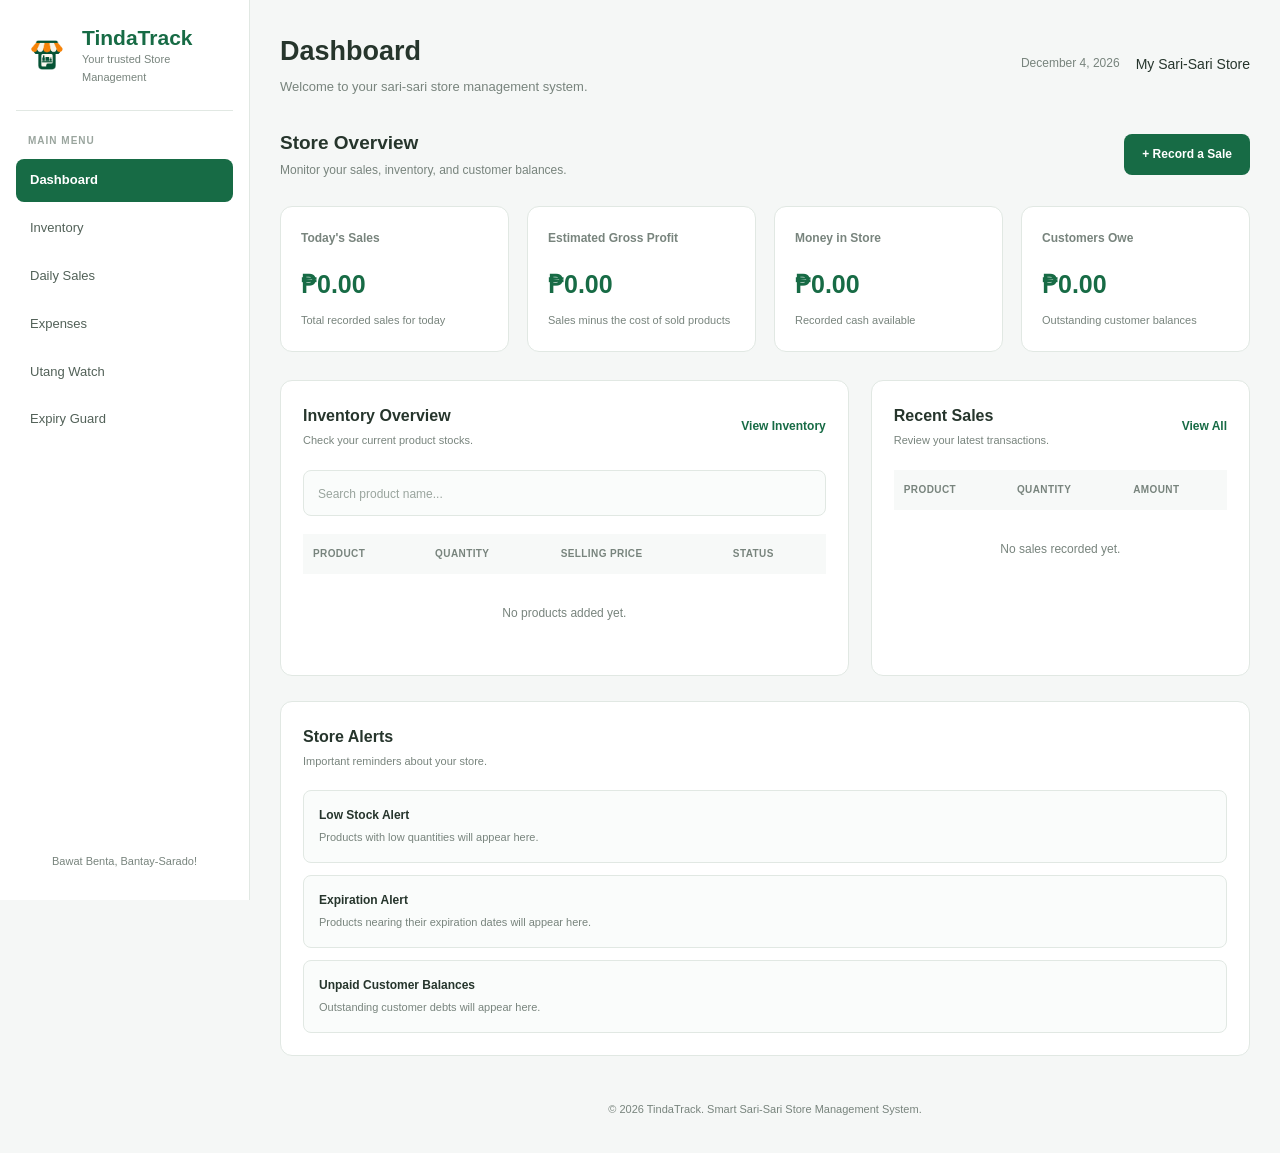
<file: index.html>
<!DOCTYPE html>
<html lang="en">

<head>
    <meta charset="UTF-8">
    <meta name="viewport" content="width=device-width, initial-scale=1.0">

    <title>TindaTrack | Store Management System</title>

    <!-- Connect the CSS stylesheet -->
    <link rel="stylesheet" href="styles.css">
</head>

<body>

    <!-- =========================================
         MAIN APPLICATION CONTAINER
    ========================================== -->
    <div class="app-container">


        <!-- =====================================
             LEFT SIDEBAR
        ====================================== -->
        <aside class="sidebar">

            <!-- LOGO AND BRAND NAME -->
            <div class="logo-container">

                <div class="logo-placeholder">

          <img
          src="TT logo.png"
          alt="TindaTrack Logo"
          class="store-logo"
          width="46"
          height="46"
          >

                    <!-- END OF LOGO INSERTION AREA -->

                </div>

                <!-- Application Name -->
                <div class="brand">
                    <h2>TindaTrack</h2>
                    <p>Your trusted Store Management</p>
                </div>

            </div>


            <!-- =====================================
                 SIDEBAR NAVIGATION
            ====================================== -->
            <nav class="navigation">

                <p class="nav-heading">MAIN MENU</p>

                <a href="index.html" class="nav-link active">
                    Dashboard
                </a>

                <a href="inventory.html" class="nav-link">
                    Inventory
                </a>

                <a href="sales.html" class="nav-link">
                    Daily Sales
                </a>

                <a href="expenses.html" class="nav-link">
                    Expenses
                </a>

                <a href="utang.html" class="nav-link">
                    Utang Watch
                </a>

                <a href="expiry.html" class="nav-link">
                    Expiry Guard
                </a>
            </nav>


            <!-- SIDEBAR FOOTER -->
            <div class="sidebar-footer">
                <p>Bawat Benta, Bantay-Sarado!</p>
            </div>

        </aside>


        <!-- =====================================
             MAIN DASHBOARD CONTENT
        ====================================== -->
        <main class="main-content">


            <!-- TOP HEADER -->
            <header class="top-header">

                <div class="header-title">
                    <h1>Dashboard</h1>

                    <p>
                        Welcome to your sari-sari store management system.
                    </p>
                </div>

                <div class="header-actions">

                    <!-- Current Date -->
                    <span id="current-date"></span>

<!-- Store Name Display -->
<div class="store-owner">
    <span class="owner-label">My Sari-Sari Store</span>
</div>
                </div>

            </header>


            <!-- =====================================
                 WELCOME SECTION
            ====================================== -->
            <section class="welcome-section">

                <div>
                    <h2>Store Overview</h2>

                    <p>
                        Monitor your sales, inventory, and customer balances.
                    </p>
                </div>

                <!-- Go to Daily Sales -->
                <a href="sales.html" class="primary-button">
                    + Record a Sale
                </a>

            </section>


            <!-- =====================================
                 DASHBOARD SUMMARY CARDS
            ====================================== -->
            <section class="summary-grid">


                <!-- TODAY'S SALES -->
                <article class="summary-card">

                    <div class="card-heading">
                        <h3>Today's Sales</h3>
                    </div>

                    <p class="summary-value" id="today-sales">
                        ₱0.00
                    </p>

                    <p class="card-description">
                        Total recorded sales for today
                    </p>

                </article>


                <!-- ESTIMATED GROSS PROFIT -->
                <article class="summary-card">

                    <div class="card-heading">
                        <h3>Estimated Gross Profit</h3>
                    </div>

                    <p class="summary-value" id="gross-profit">
                        ₱0.00
                    </p>

                    <p class="card-description">
                        Sales minus the cost of sold products
                    </p>

                </article>


                <!-- MONEY IN STORE -->
                <article class="summary-card">

                    <div class="card-heading">
                        <h3>Money in Store</h3>
                    </div>

                    <p class="summary-value" id="money-in-store">
                        ₱0.00
                    </p>

                    <p class="card-description">
                        Recorded cash available
                    </p>

                </article>


                <!-- CUSTOMERS OWE -->
                <article class="summary-card">

                    <div class="card-heading">
                        <h3>Customers Owe</h3>
                    </div>

                    <p class="summary-value" id="customers-owe">
                        ₱0.00
                    </p>

                    <p class="card-description">
                        Outstanding customer balances
                    </p>

                </article>

            </section>


            <!-- =====================================
                 INVENTORY AND RECENT SALES
            ====================================== -->
            <section class="dashboard-grid">


                <!-- INVENTORY OVERVIEW -->
                <div class="content-card">

                    <div class="section-header">

                        <div>
                            <h2>Inventory Overview</h2>

                            <p>
                                Check your current product stocks.
                            </p>
                        </div>

                        <a href="inventory.html" class="text-link">
                            View Inventory
                        </a>

                    </div>


                    <!-- INVENTORY SEARCH -->
                    <div class="search-container">

                        <input
                            type="search"
                            id="inventory-search"
                            placeholder="Search product name..."
                            aria-label="Search inventory products"
                        >

                    </div>


                    <!-- INVENTORY TABLE -->
                    <div class="table-container">

                        <table>

                            <thead>
                                <tr>
                                    <th>Product</th>
                                    <th>Quantity</th>
                                    <th>Selling Price</th>
                                    <th>Status</th>
                                </tr>
                            </thead>

                            <tbody id="inventory-table-body">

                                <tr>
                                    <td colspan="4">
                                        No products added yet.
                                    </td>
                                </tr>

                            </tbody>

                        </table>

                    </div>

                </div>


                <!-- RECENT SALES -->
                <div class="content-card">

                    <div class="section-header">

                        <div>
                            <h2>Recent Sales</h2>

                            <p>
                                Review your latest transactions.
                            </p>
                        </div>

                        <a href="sales.html" class="text-link">
                            View All
                        </a>

                    </div>


                    <!-- RECENT SALES TABLE -->
                    <div class="table-container">

                        <table>

                            <thead>
                                <tr>
                                    <th>Product</th>
                                    <th>Quantity</th>
                                    <th>Amount</th>
                                </tr>
                            </thead>

                            <tbody id="recent-sales-body">

                                <tr>
                                    <td colspan="3">
                                        No sales recorded yet.
                                    </td>
                                </tr>

                            </tbody>

                        </table>

                    </div>

                </div>

            </section>


            <!-- =====================================
                 STORE ALERTS
            ====================================== -->
            <section class="content-card alerts-section">

                <div class="section-header">

                    <div>
                        <h2>Store Alerts</h2>

                        <p>
                            Important reminders about your store.
                        </p>
                    </div>

                </div>


                <!-- ALERT LIST -->
                <div class="alert-list" id="store-alerts">


                    <!-- LOW STOCK ALERT -->
                    <div class="alert-item">

                        <div>
                            <h4>Low Stock Alert</h4>

                            <p>
                                Products with low quantities will appear here.
                            </p>
                        </div>

                    </div>


                    <!-- EXPIRATION ALERT -->
                    <div class="alert-item">

                        <div>
                            <h4>Expiration Alert</h4>

                            <p>
                                Products nearing their expiration dates
                                will appear here.
                            </p>
                        </div>

                    </div>


                    <!-- CUSTOMER DEBT ALERT -->
                    <div class="alert-item">

                        <div>
                            <h4>Unpaid Customer Balances</h4>

                            <p>
                                Outstanding customer debts will appear here.
                            </p>
                        </div>

                    </div>

                </div>

            </section>


            <!-- =====================================
                 FOOTER
            ====================================== -->
            <footer class="main-footer">

                <p>
                    &copy;
                    <span id="current-year"></span>
                    TindaTrack. Smart Sari-Sari Store Management System.
                </p>

            </footer>


        </main>
        <!-- END OF MAIN DASHBOARD CONTENT -->


    </div>
    <!-- END OF MAIN APPLICATION CONTAINER -->


    <!-- Connect the JavaScript file -->
    <script src="script.js"></script>

</body>

</html>
</file>
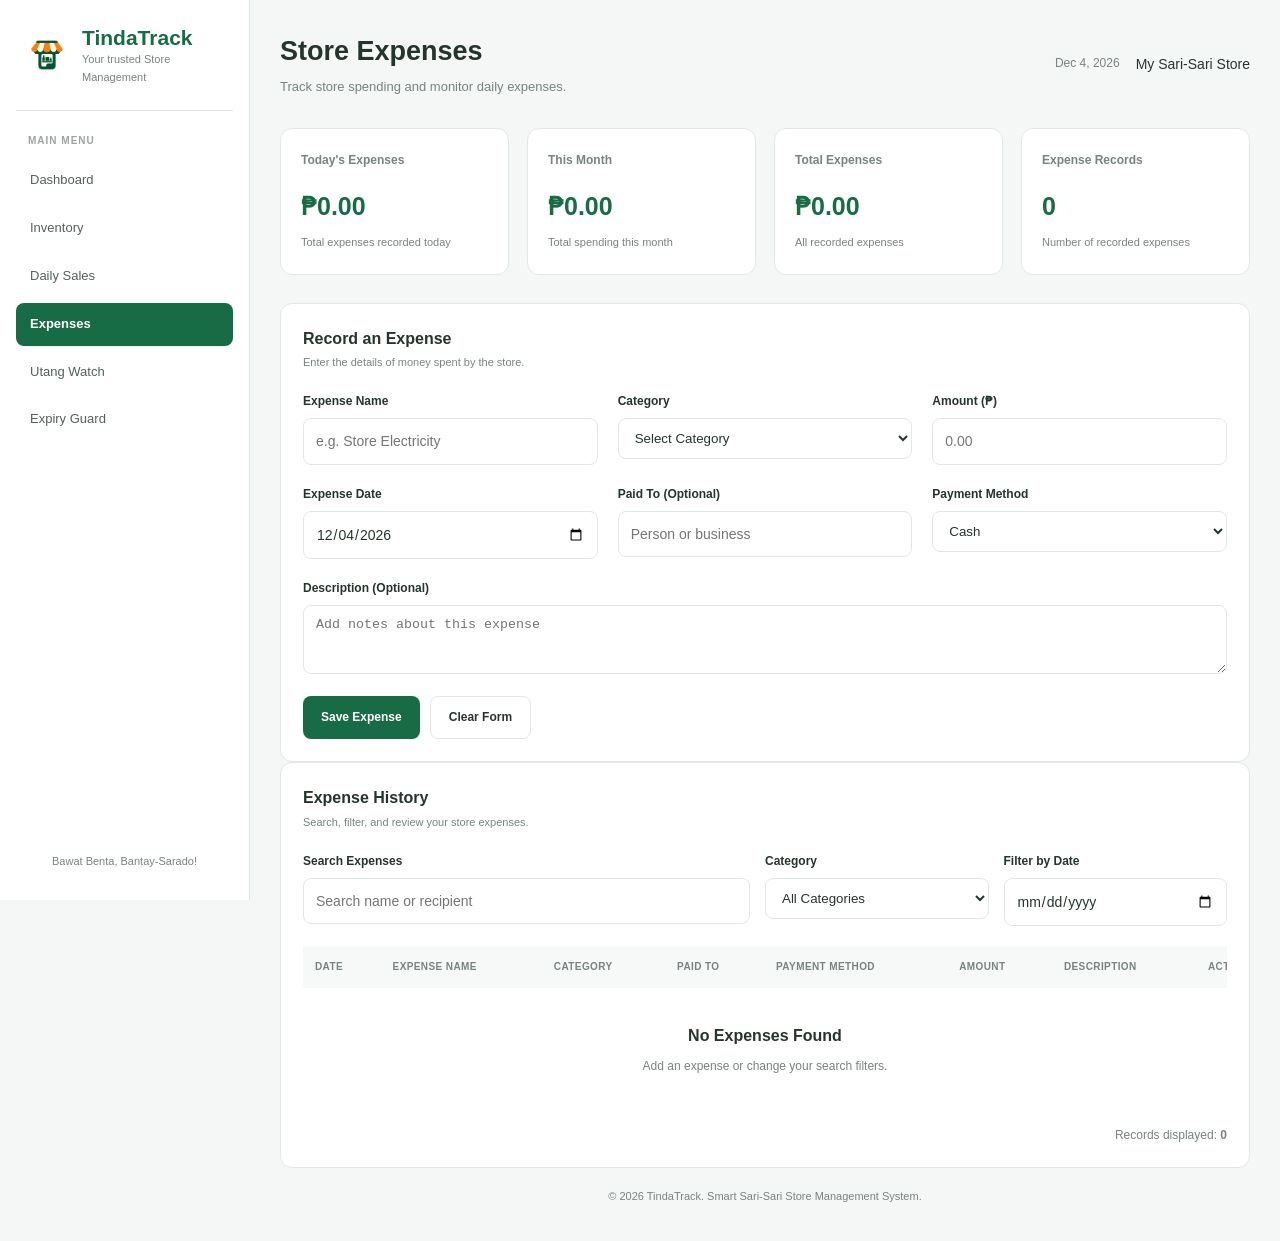
<file: expenses.html>
<!DOCTYPE html>
<html lang="en">

<head>
    <meta charset="UTF-8">
    <meta name="viewport" content="width=device-width, initial-scale=1.0">

    <title>Expenses | TindaTrack</title>

    <!-- Connect to your existing CSS file -->
    <link rel="stylesheet" href="styles.css">
</head>

<body>

    <div class="app-container">

        <!-- SIDEBAR -->
        <aside class="sidebar">

            <!-- LOGO SECTION -->
            <div class="logo-container">

                <div class="logo-placeholder">

                    <!-- INSERT YOUR LOGO HERE -->
                    <!-- Place your logo inside the images folder -->
                    <!-- Example: images/logo.png -->

                    <img
                        src="TT logo.png"
                        alt="TindaTrack Logo"
                        class="store-logo"
                        width="46"
                        height="46"
                    >

                </div>

                <div class="brand">
                    <h2>TindaTrack</h2>
                    <p>Your trusted Store Management</p>
                </div>

            </div>

            <!-- NAVIGATION -->
            <nav class="navigation">

                <p class="nav-heading">MAIN MENU</p>

                <a href="index.html" class="nav-link">
                    Dashboard
                </a>

                <a href="inventory.html" class="nav-link">
                    Inventory
                </a>

                <a href="sales.html" class="nav-link">
                    Daily Sales
                </a>

                <a href="expenses.html" class="nav-link active">
                    Expenses
                </a>

                <a href="utang.html" class="nav-link">
                    Utang Watch
                </a>

                <a href="expiry.html" class="nav-link">
                    Expiry Guard
                </a>
            </nav>

            <div class="sidebar-footer">
                <p>Bawat Benta, Bantay-Sarado!</p>
            </div>

        </aside>


        <!-- MAIN CONTENT -->
        <main class="main-content">

            <!-- PAGE HEADER -->
            <header class="top-header">

                <div class="header-title">
                    <h1>Store Expenses</h1>

                    <p>
                        Track store spending and monitor daily expenses.
                    </p>
                </div>

                <div class="header-actions">

                    <span id="current-date"></span>

<!-- Store Name Display -->
<div class="store-owner">
    <span class="owner-label">My Sari-Sari Store</span>
</div>

                </div>

            </header>


            <!-- EXPENSE SUMMARY -->
            <section class="summary-grid">

                <article class="summary-card">
                    <div class="card-heading">
                        <h3>Today's Expenses</h3>
                    </div>

                    <p class="summary-value" id="today-expenses">
                        ₱0.00
                    </p>

                    <p class="card-description">
                        Total expenses recorded today
                    </p>
                </article>


                <article class="summary-card">
                    <div class="card-heading">
                        <h3>This Month</h3>
                    </div>

                    <p class="summary-value" id="month-expenses">
                        ₱0.00
                    </p>

                    <p class="card-description">
                        Total spending this month
                    </p>
                </article>


                <article class="summary-card">
                    <div class="card-heading">
                        <h3>Total Expenses</h3>
                    </div>

                    <p class="summary-value" id="all-expenses">
                        ₱0.00
                    </p>

                    <p class="card-description">
                        All recorded expenses
                    </p>
                </article>


                <article class="summary-card">
                    <div class="card-heading">
                        <h3>Expense Records</h3>
                    </div>

                    <p class="summary-value" id="expense-count">
                        0
                    </p>

                    <p class="card-description">
                        Number of recorded expenses
                    </p>
                </article>

            </section>


            <!-- ADD EXPENSE FORM -->
            <section class="content-card">

                <div class="section-header">

                    <div>
                        <h2>Record an Expense</h2>

                        <p>
                            Enter the details of money spent by the store.
                        </p>
                    </div>

                </div>


                <form id="expense-form">

                    <div class="sales-form-grid">

                        <!-- EXPENSE NAME -->
                        <div class="form-group">

                            <label for="expense-name">
                                Expense Name
                            </label>

                            <input
                                type="text"
                                id="expense-name"
                                placeholder="e.g. Store Electricity"
                                maxlength="100"
                                required>

                        </div>


                        <!-- CATEGORY -->
                        <div class="form-group">

                            <label for="expense-category">
                                Category
                            </label>

                            <select id="expense-category" required>

                                <option value="">
                                    Select Category
                                </option>

                                <option value="Inventory Restocking">
                                    Inventory Restocking
                                </option>

                                <option value="Utilities">
                                    Utilities
                                </option>

                                <option value="Transportation">
                                    Transportation
                                </option>

                                <option value="Rent">
                                    Rent
                                </option>

                                <option value="Store Supplies">
                                    Store Supplies
                                </option>

                                <option value="Maintenance">
                                    Maintenance
                                </option>

                                <option value="Employee Wages">
                                    Employee Wages
                                </option>

                                <option value="Other">
                                    Other
                                </option>

                            </select>

                        </div>


                        <!-- AMOUNT -->
                        <div class="form-group">

                            <label for="expense-amount">
                                Amount (₱)
                            </label>

                            <input
                                type="number"
                                id="expense-amount"
                                min="0.01"
                                step="0.01"
                                placeholder="0.00"
                                required>

                        </div>


                        <!-- DATE -->
                        <div class="form-group">

                            <label for="expense-date">
                                Expense Date
                            </label>

                            <input
                                type="date"
                                id="expense-date"
                                required>

                        </div>


                        <!-- PAID TO -->
                        <div class="form-group">

                            <label for="expense-paid-to">
                                Paid To (Optional)
                            </label>

                            <input
                                type="text"
                                id="expense-paid-to"
                                maxlength="100"
                                placeholder="Person or business">

                        </div>


                        <!-- PAYMENT METHOD -->
                        <div class="form-group">

                            <label for="expense-payment-method">
                                Payment Method
                            </label>

                            <select
                                id="expense-payment-method"
                                required>

                                <option value="Cash">
                                    Cash
                                </option>

                                <option value="Other">
                                    Other / Manually Recorded
                                </option>

                            </select>

                        </div>

                    </div>


                    <!-- DESCRIPTION -->
                    <div class="form-group sales-notes">

                        <label for="expense-description">
                            Description (Optional)
                        </label>

                        <textarea
                            id="expense-description"
                            rows="3"
                            maxlength="500"
                            placeholder="Add notes about this expense"></textarea>

                    </div>


                    <!-- BUTTONS -->
                    <div class="form-actions">

                        <button
                            type="submit"
                            class="primary-button">

                            Save Expense

                        </button>

                        <button
                            type="reset"
                            class="secondary-button"
                            id="clear-expense-form">

                            Clear Form

                        </button>

                    </div>

                </form>

            </section>


            <!-- EXPENSE HISTORY -->
            <section class="content-card">

                <div class="section-header">

                    <div>
                        <h2>Expense History</h2>

                        <p>
                            Search, filter, and review your store expenses.
                        </p>
                    </div>

                </div>


                <!-- SEARCH AND FILTER -->
                <div class="sales-toolbar">

                    <div class="form-group">

                        <label for="search-expense">
                            Search Expenses
                        </label>

                        <input
                            type="search"
                            id="search-expense"
                            placeholder="Search name or recipient">

                    </div>


                    <div class="form-group">

                        <label for="filter-expense-category">
                            Category
                        </label>

                        <select id="filter-expense-category">

                            <option value="all">
                                All Categories
                            </option>

                            <option value="Inventory Restocking">
                                Inventory Restocking
                            </option>

                            <option value="Utilities">
                                Utilities
                            </option>

                            <option value="Transportation">
                                Transportation
                            </option>

                            <option value="Rent">
                                Rent
                            </option>

                            <option value="Store Supplies">
                                Store Supplies
                            </option>

                            <option value="Maintenance">
                                Maintenance
                            </option>

                            <option value="Employee Wages">
                                Employee Wages
                            </option>

                            <option value="Other">
                                Other
                            </option>

                        </select>

                    </div>


                    <div class="form-group">

                        <label for="filter-expense-date">
                            Filter by Date
                        </label>

                        <input
                            type="date"
                            id="filter-expense-date">

                    </div>

                </div>


                <!-- TABLE -->
                <div class="table-container">

                    <table class="sales-table">

                        <thead>

                            <tr>
                                <th>Date</th>
                                <th>Expense Name</th>
                                <th>Category</th>
                                <th>Paid To</th>
                                <th>Payment Method</th>
                                <th>Amount</th>
                                <th>Description</th>
                                <th>Actions</th>
                            </tr>

                        </thead>

                        <tbody id="expenses-table-body">
                            <!-- JavaScript inserts expense records here -->
                        </tbody>

                    </table>

                </div>


                <!-- EMPTY STATE -->
                <div
                    id="empty-expenses"
                    class="empty-state"
                    hidden>

                    <h3>No Expenses Found</h3>

                    <p>
                        Add an expense or change your search filters.
                    </p>

                </div>


                <div class="inventory-table-footer">

                    <p>
                        Records displayed:
                        <strong id="displayed-expenses">0</strong>
                    </p>

                </div>

            </section>


            <!-- FOOTER -->
            <footer class="main-footer">

                <p>
                    &copy;
                    <span id="current-year"></span>
                    TindaTrack. Smart Sari-Sari Store Management System.
                </p>

            </footer>

        </main>

    </div>


    <!-- EXPENSES JAVASCRIPT -->
    <script src="expenses.js"></script>

</body>

</html>
</file>
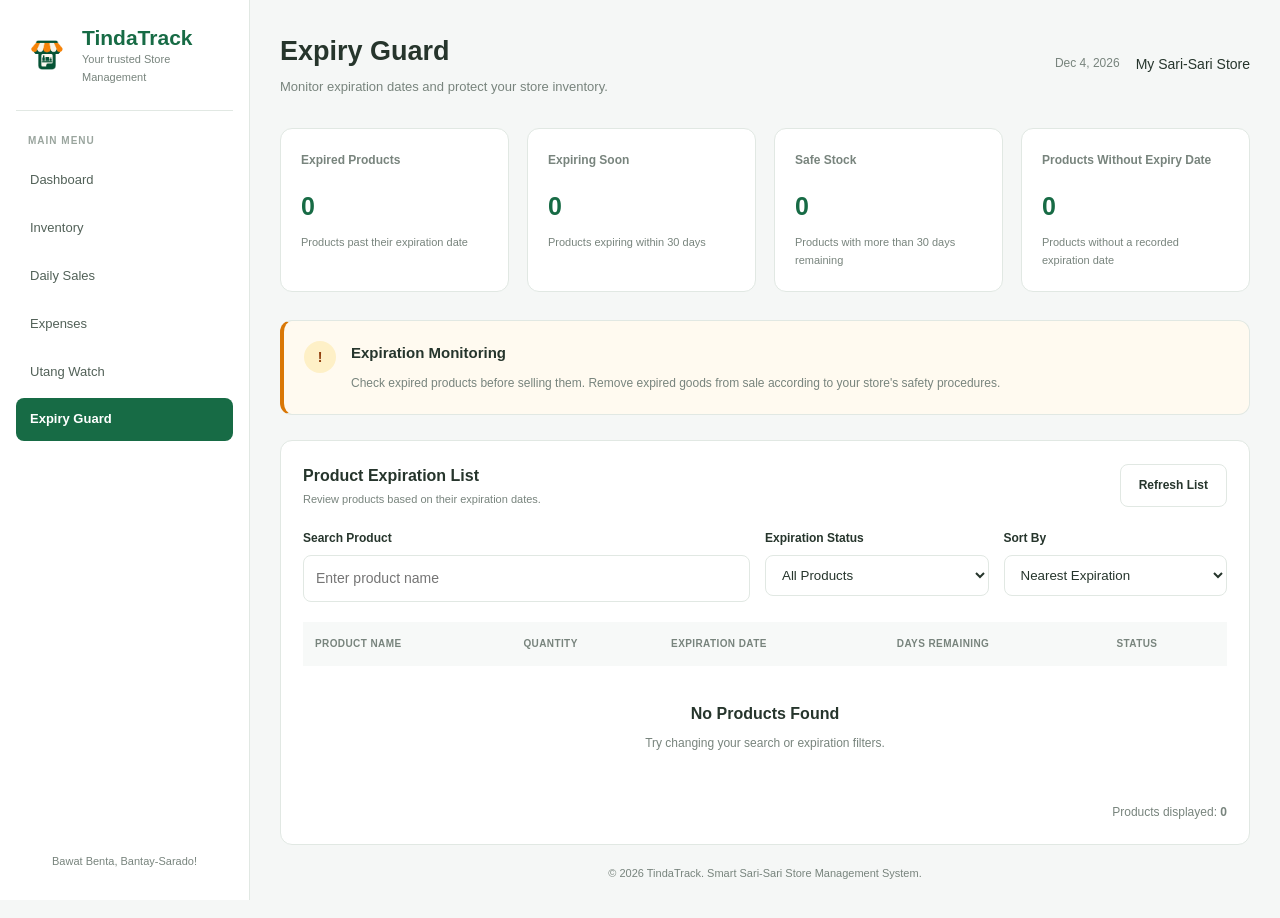
<file: expiry.html>
<!DOCTYPE html>
<html lang="en">

<head>
    <meta charset="UTF-8">
    <meta name="viewport" content="width=device-width, initial-scale=1.0">

    <title>Expiry Guard | TindaTrack</title>

    <!-- Connect to the existing CSS -->
    <link rel="stylesheet" href="styles.css">
</head>

<body>

    <div class="app-container">

        <!-- SIDEBAR -->
        <aside class="sidebar">

            <!-- LOGO SECTION -->
            <div class="logo-container">

                <div class="logo-placeholder">

                    <!-- INSERT YOUR LOGO HERE -->
                    <!-- Save your logo as images/logo.png -->

                    <img
                        src="TT logo.png"
                        alt="TindaTrack Logo"
                        class="store-logo"
                        width="46"
                        height="46"
                    >

                </div>

                <div class="brand">
                    <h2>TindaTrack</h2>
                    <p>Your trusted Store Management</p>
                </div>

            </div>

            <!-- NAVIGATION -->
            <nav class="navigation">

                <p class="nav-heading">MAIN MENU</p>

                <a href="index.html" class="nav-link">
                    Dashboard
                </a>

                <a href="inventory.html" class="nav-link">
                    Inventory
                </a>

                <a href="sales.html" class="nav-link">
                    Daily Sales
                </a>

                <a href="expenses.html" class="nav-link">
                    Expenses
                </a>

                <a href="utang.html" class="nav-link">
                    Utang Watch
                </a>

                <a href="expiry.html" class="nav-link active">
                    Expiry Guard
                </a>
            </nav>

            <div class="sidebar-footer">
                <p>Bawat Benta, Bantay-Sarado!</p>
            </div>

        </aside>


        <!-- MAIN CONTENT -->
        <main class="main-content">

            <!-- PAGE HEADER -->
            <header class="top-header">

                <div class="header-title">

                    <h1>Expiry Guard</h1>

                    <p>
                        Monitor expiration dates and protect your store inventory.
                    </p>

                </div>

                <div class="header-actions">

                    <span id="current-date"></span>

<!-- Store Name Display -->
<div class="store-owner">
    <span class="owner-label">My Sari-Sari Store</span>
</div>
                </div>

            </header>


            <!-- EXPIRATION SUMMARY -->
            <section class="summary-grid">

                <article class="summary-card">

                    <div class="card-heading">
                        <h3>Expired Products</h3>
                    </div>

                    <p class="summary-value" id="expired-count">
                        0
                    </p>

                    <p class="card-description">
                        Products past their expiration date
                    </p>

                </article>


                <article class="summary-card">

                    <div class="card-heading">
                        <h3>Expiring Soon</h3>
                    </div>

                    <p class="summary-value" id="expiring-soon-count">
                        0
                    </p>

                    <p class="card-description">
                        Products expiring within 30 days
                    </p>

                </article>


                <article class="summary-card">

                    <div class="card-heading">
                        <h3>Safe Stock</h3>
                    </div>

                    <p class="summary-value" id="safe-stock-count">
                        0
                    </p>

                    <p class="card-description">
                        Products with more than 30 days remaining
                    </p>

                </article>


                <article class="summary-card">

                    <div class="card-heading">
                        <h3>Products Without Expiry Date</h3>
                    </div>

                    <p class="summary-value" id="no-expiry-count">
                        0
                    </p>

                    <p class="card-description">
                        Products without a recorded expiration date
                    </p>

                </article>

            </section>


            <!-- EXPIRATION NOTICE -->
            <section class="content-card expiry-notice">

                <div class="expiry-notice-icon">
                    !
                </div>

                <div>

                    <h3>Expiration Monitoring</h3>

                    <p>
                        Check expired products before selling them. Remove expired
                        goods from sale according to your store's safety procedures.
                    </p>

                </div>

            </section>


            <!-- EXPIRY INVENTORY -->
            <section class="content-card">

                <div class="section-header">

                    <div>

                        <h2>Product Expiration List</h2>

                        <p>
                            Review products based on their expiration dates.
                        </p>

                    </div>

                    <button
                        type="button"
                        class="secondary-button"
                        id="refresh-expiry">

                        Refresh List

                    </button>

                </div>


                <!-- SEARCH AND FILTER -->
                <div class="sales-toolbar">

                    <div class="form-group">

                        <label for="search-expiry">
                            Search Product
                        </label>

                        <input
                            type="search"
                            id="search-expiry"
                            placeholder="Enter product name">

                    </div>


                    <div class="form-group">

                        <label for="filter-expiry-status">
                            Expiration Status
                        </label>

                        <select id="filter-expiry-status">

                            <option value="all">
                                All Products
                            </option>

                            <option value="expired">
                                Expired
                            </option>

                            <option value="soon">
                                Expiring Soon
                            </option>

                            <option value="safe">
                                Safe Stock
                            </option>

                            <option value="none">
                                No Expiration Date
                            </option>

                        </select>

                    </div>


                    <div class="form-group">

                        <label for="expiry-sort">
                            Sort By
                        </label>

                        <select id="expiry-sort">

                            <option value="nearest">
                                Nearest Expiration
                            </option>

                            <option value="name">
                                Product Name
                            </option>

                            <option value="quantity">
                                Highest Quantity
                            </option>

                        </select>

                    </div>

                </div>


                <!-- EXPIRATION TABLE -->
                <div class="table-container">

                    <table class="sales-table expiry-table">

                        <thead>

                            <tr>
                                <th>Product Name</th>
                                <th>Quantity</th>
                                <th>Expiration Date</th>
                                <th>Days Remaining</th>
                                <th>Status</th>
                            </tr>

                        </thead>

                        <tbody id="expiry-table-body">
                            <!-- JavaScript inserts inventory records here -->
                        </tbody>

                    </table>

                </div>


                <!-- EMPTY STATE -->
                <div
                    id="empty-expiry"
                    class="empty-state"
                    hidden>

                    <h3>No Products Found</h3>

                    <p>
                        Try changing your search or expiration filters.
                    </p>

                </div>


                <div class="inventory-table-footer">

                    <p>
                        Products displayed:
                        <strong id="displayed-expiry">0</strong>
                    </p>

                </div>

            </section>


            <!-- FOOTER -->
            <footer class="main-footer">

                <p>
                    &copy;
                    <span id="current-year"></span>
                    TindaTrack. Smart Sari-Sari Store Management System.
                </p>

            </footer>

        </main>

    </div>


    <!-- EXPIRY GUARD JAVASCRIPT -->
    <script src="expiry.js"></script>

</body>

</html>
</file>
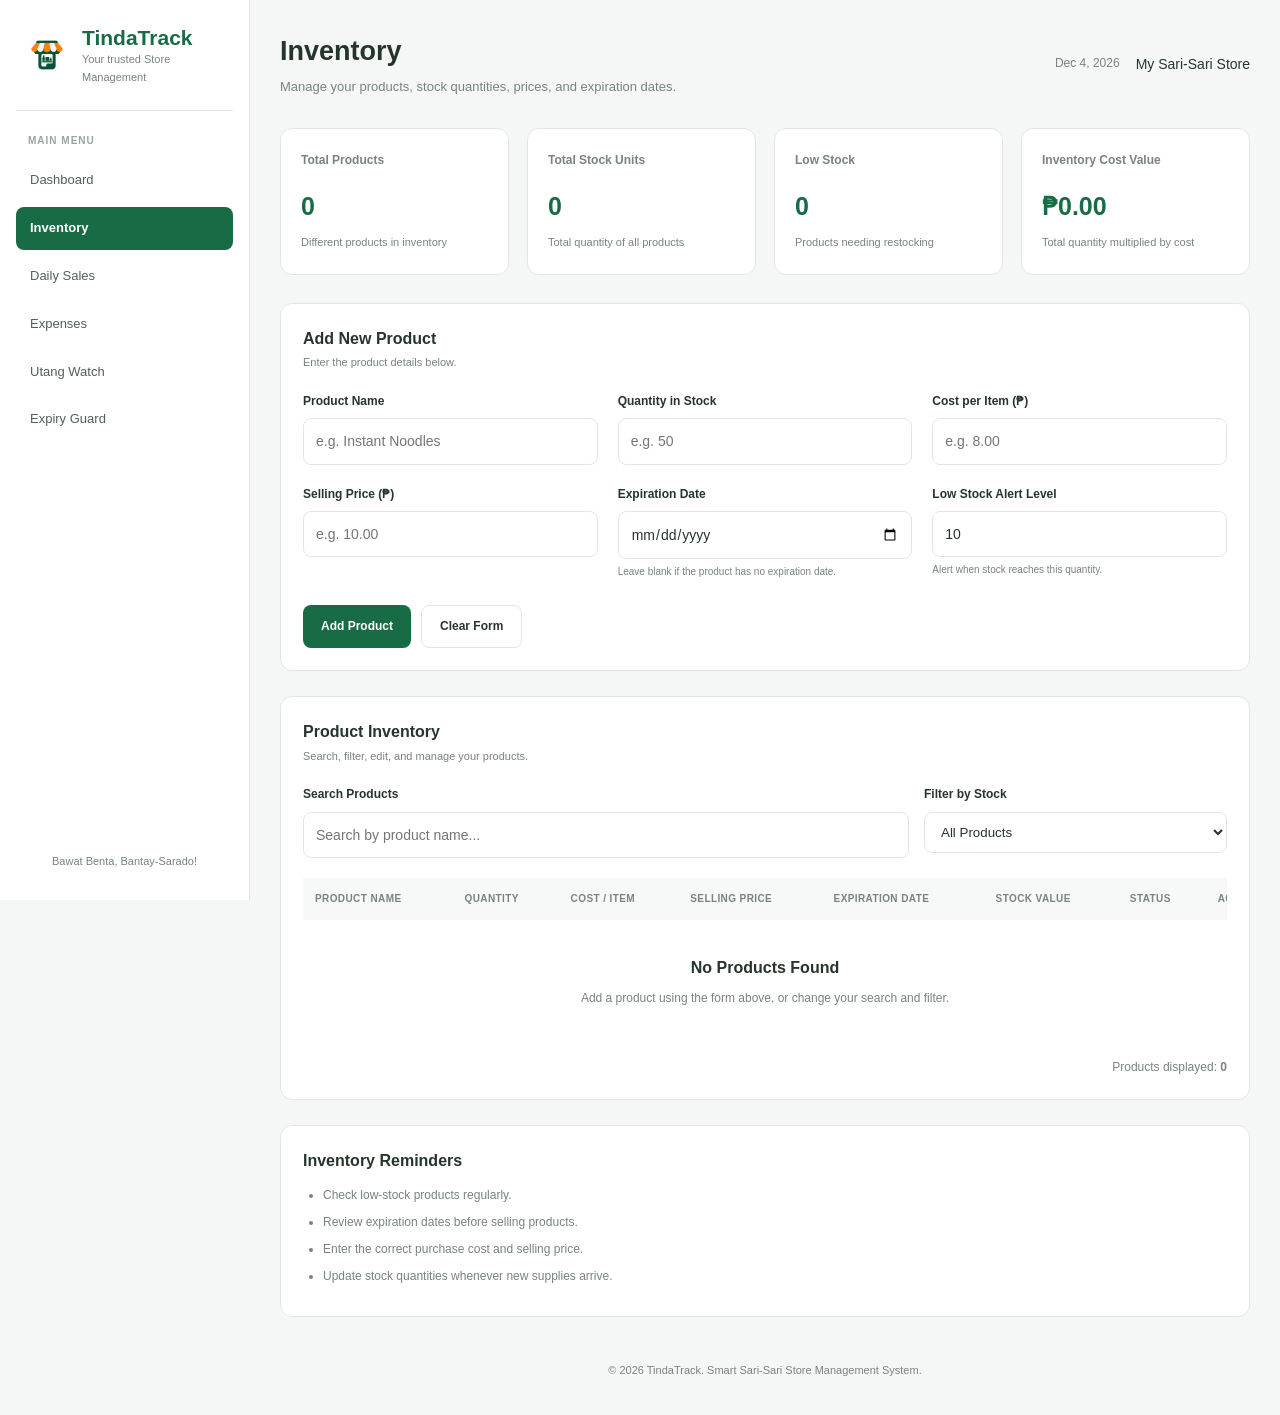
<file: inventory.html>
<!DOCTYPE html>
<html lang="en">

<head>
    <meta charset="UTF-8">
    <meta name="viewport" content="width=device-width, initial-scale=1.0">

    <title>Inventory | TindaTrack</title>

    <!-- Connect the existing stylesheet -->
    <link rel="stylesheet" href="styles.css">
</head>

<body>

    <div class="app-container">

        <!-- =========================================
             SIDEBAR
        ========================================== -->
        <aside class="sidebar">

            <!-- LOGO SECTION -->
            <div class="logo-container">

                <div class="logo-placeholder">

                    <!-- INSERT YOUR LOGO HERE -->
                    <!-- Place your logo at images/logo.png -->

                    <img
                        src="TT logo.png"
                        alt="TindaTrack Logo"
                        class="store-logo"
                        width="46"
                        height="46"
                    >

                </div>

                <div class="brand">
                    <h2>TindaTrack</h2>
                    <p>Your trusted Store Management</p>
                </div>

            </div>

            <!-- NAVIGATION LINKS -->
            <nav class="navigation">

                <p class="nav-heading">MAIN MENU</p>

                <a href="index.html" class="nav-link">
                    Dashboard
                </a>

                <a href="inventory.html" class="nav-link active">
                    Inventory
                </a>

                <a href="sales.html" class="nav-link">
                    Daily Sales
                </a>

                <a href="expenses.html" class="nav-link">
                    Expenses
                </a>

                <a href="utang.html" class="nav-link">
                    Utang Watch
                </a>

                <a href="expiry.html" class="nav-link">
                    Expiry Guard
                </a>
            </nav>

            <!-- SIDEBAR FOOTER -->
            <div class="sidebar-footer">
                <p>Bawat Benta, Bantay-Sarado!</p>
            </div>

        </aside>


        <!-- =========================================
             MAIN INVENTORY CONTENT
        ========================================== -->
        <main class="main-content">

            <!-- PAGE HEADER -->
            <header class="top-header">

                <div class="header-title">
                    <h1>Inventory</h1>

                    <p>
                        Manage your products, stock quantities,
                        prices, and expiration dates.
                    </p>
                </div>

                <div class="header-actions">

                    <span id="current-date"></span>

<!-- Store Name Display -->
<div class="store-owner">
    <span class="owner-label">My Sari-Sari Store</span>
</div>
                </div>

            </header>


            <!-- =====================================
                 INVENTORY SUMMARY
            ====================================== -->
            <section class="summary-grid inventory-summary">

                <!-- TOTAL PRODUCTS -->
                <article class="summary-card">

                    <div class="card-heading">
                        <h3>Total Products</h3>
                    </div>

                    <p class="summary-value" id="total-products">
                        0
                    </p>

                    <p class="card-description">
                        Different products in inventory
                    </p>

                </article>


                <!-- TOTAL STOCK UNITS -->
                <article class="summary-card">

                    <div class="card-heading">
                        <h3>Total Stock Units</h3>
                    </div>

                    <p class="summary-value" id="total-stock">
                        0
                    </p>

                    <p class="card-description">
                        Total quantity of all products
                    </p>

                </article>


                <!-- LOW STOCK -->
                <article class="summary-card">

                    <div class="card-heading">
                        <h3>Low Stock</h3>
                    </div>

                    <p class="summary-value" id="low-stock-count">
                        0
                    </p>

                    <p class="card-description">
                        Products needing restocking
                    </p>

                </article>


                <!-- INVENTORY COST VALUE -->
                <article class="summary-card">

                    <div class="card-heading">
                        <h3>Inventory Cost Value</h3>
                    </div>

                    <p class="summary-value" id="inventory-value">
                        ₱0.00
                    </p>

                    <p class="card-description">
                        Total quantity multiplied by cost
                    </p>

                </article>

            </section>


            <!-- =====================================
                 ADD PRODUCT FORM
            ====================================== -->
            <section class="content-card inventory-form-card">

                <div class="section-header">

                    <div>
                        <h2 id="form-title">Add New Product</h2>

                        <p>
                            Enter the product details below.
                        </p>
                    </div>

                </div>


                <form id="product-form">

                    <!-- Hidden field used when editing a product -->
                    <input type="hidden" id="product-id">


                    <div class="inventory-form-grid">

                        <!-- PRODUCT NAME -->
                        <div class="form-group">

                            <label for="product-name">
                                Product Name
                            </label>

                            <input
                                type="text"
                                id="product-name"
                                name="product_name"
                                placeholder="e.g. Instant Noodles"
                                maxlength="100"
                                required
                            >

                        </div>


                        <!-- QUANTITY -->
                        <div class="form-group">

                            <label for="product-quantity">
                                Quantity in Stock
                            </label>

                            <input
                                type="number"
                                id="product-quantity"
                                name="quantity"
                                placeholder="e.g. 50"
                                min="0"
                                step="1"
                                required
                            >

                        </div>


                        <!-- COST PER ITEM -->
                        <div class="form-group">

                            <label for="product-cost">
                                Cost per Item (₱)
                            </label>

                            <input
                                type="number"
                                id="product-cost"
                                name="cost"
                                placeholder="e.g. 8.00"
                                min="0"
                                step="0.01"
                                required
                            >

                        </div>


                        <!-- SELLING PRICE -->
                        <div class="form-group">

                            <label for="product-price">
                                Selling Price (₱)
                            </label>

                            <input
                                type="number"
                                id="product-price"
                                name="selling_price"
                                placeholder="e.g. 10.00"
                                min="0"
                                step="0.01"
                                required
                            >

                        </div>


                        <!-- EXPIRATION DATE -->
                        <div class="form-group">

                            <label for="product-expiration">
                                Expiration Date
                            </label>

                            <input
                                type="date"
                                id="product-expiration"
                                name="expiration_date"
                            >

                            <small>
                                Leave blank if the product has no expiration date.
                            </small>

                        </div>


                        <!-- LOW STOCK THRESHOLD -->
                        <div class="form-group">

                            <label for="product-threshold">
                                Low Stock Alert Level
                            </label>

                            <input
                                type="number"
                                id="product-threshold"
                                name="low_stock_threshold"
                                value="10"
                                min="0"
                                step="1"
                                required
                            >

                            <small>
                                Alert when stock reaches this quantity.
                            </small>

                        </div>

                    </div>


                    <!-- FORM BUTTONS -->
                    <div class="form-actions">

                        <button
                            type="submit"
                            class="primary-button"
                            id="save-product-button">

                            Add Product

                        </button>

                        <button
                            type="button"
                            class="secondary-button"
                            id="cancel-edit-button"
                            hidden>

                            Cancel Edit

                        </button>

                        <button
                            type="reset"
                            class="secondary-button"
                            id="clear-form-button">

                            Clear Form

                        </button>

                    </div>

                </form>

            </section>


            <!-- =====================================
                 INVENTORY LIST
            ====================================== -->
            <section class="content-card inventory-list-card">

                <div class="section-header">

                    <div>
                        <h2>Product Inventory</h2>

                        <p>
                            Search, filter, edit, and manage your products.
                        </p>
                    </div>

                </div>


                <!-- SEARCH AND FILTER -->
                <div class="inventory-toolbar">

                    <div class="inventory-search">

                        <label for="search-product">
                            Search Products
                        </label>

                        <input
                            type="search"
                            id="search-product"
                            placeholder="Search by product name..."
                        >

                    </div>


                    <div class="inventory-filter">

                        <label for="stock-filter">
                            Filter by Stock
                        </label>

                        <select id="stock-filter">

                            <option value="all">
                                All Products
                            </option>

                            <option value="in-stock">
                                In Stock
                            </option>

                            <option value="low-stock">
                                Low Stock
                            </option>

                            <option value="out-of-stock">
                                Out of Stock
                            </option>

                        </select>

                    </div>

                </div>


                <!-- INVENTORY TABLE -->
                <div class="table-container">

                    <table class="inventory-table">

                        <thead>

                            <tr>
                                <th>Product Name</th>
                                <th>Quantity</th>
                                <th>Cost / Item</th>
                                <th>Selling Price</th>
                                <th>Expiration Date</th>
                                <th>Stock Value</th>
                                <th>Status</th>
                                <th>Actions</th>
                            </tr>

                        </thead>

                        <tbody id="inventory-table-body">

                            <!-- JavaScript displays products here -->

                        </tbody>

                    </table>

                </div>


                <!-- EMPTY STATE -->
                <div id="empty-inventory" class="empty-state" hidden>

                    <h3>No Products Found</h3>

                    <p>
                        Add a product using the form above,
                        or change your search and filter.
                    </p>

                </div>


                <!-- TABLE FOOTER -->
                <div class="inventory-table-footer">

                    <p>
                        Products displayed:
                        <strong id="displayed-products">0</strong>
                    </p>

                </div>

            </section>


            <!-- =====================================
                 INVENTORY NOTES
            ====================================== -->
            <section class="content-card inventory-notes">

                <h2>Inventory Reminders</h2>

                <ul>
                    <li>
                        Check low-stock products regularly.
                    </li>

                    <li>
                        Review expiration dates before selling products.
                    </li>

                    <li>
                        Enter the correct purchase cost and selling price.
                    </li>

                    <li>
                        Update stock quantities whenever new supplies arrive.
                    </li>
                </ul>

            </section>


            <!-- FOOTER -->
            <footer class="main-footer">

                <p>
                    &copy;
                    <span id="current-year"></span>
                    TindaTrack. Smart Sari-Sari Store Management System.
                </p>

            </footer>

        </main>

    </div>


    <!-- =========================================
         INVENTORY JAVASCRIPT
    ========================================== -->
    <script src="inventory.js"></script>

</body>
</html>
</file>
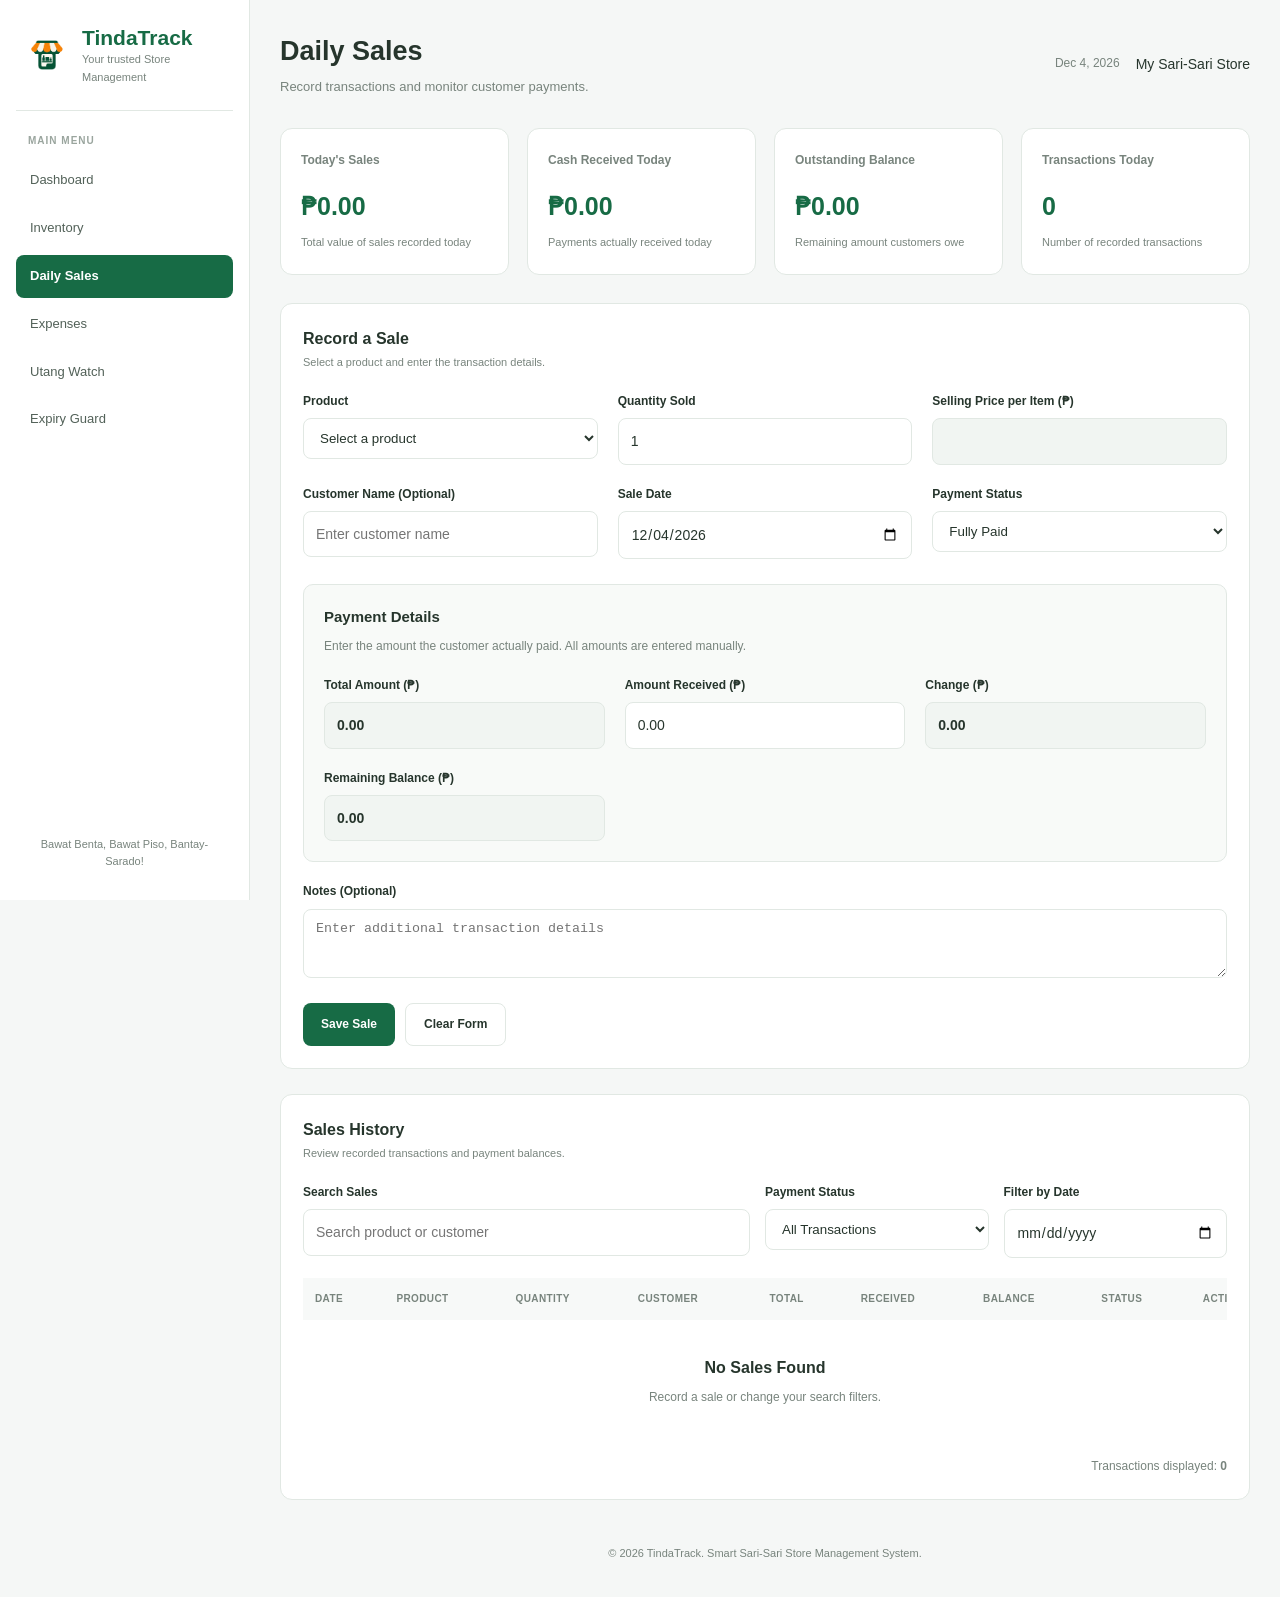
<file: sales.html>
<!DOCTYPE html>
<html lang="en">

<head>
    <meta charset="UTF-8">
    <meta name="viewport" content="width=device-width, initial-scale=1.0">

    <title>Daily Sales | TindaTrack</title>

    <!-- Connect to the existing CSS -->
    <link rel="stylesheet" href="styles.css">
</head>

<body>

    <div class="app-container">

        <!-- SIDEBAR -->
        <aside class="sidebar">

            <!-- LOGO SECTION -->
            <div class="logo-container">

                <div class="logo-placeholder">

                    <!-- INSERT YOUR LOGO HERE -->
                    <!-- Save your logo as images/logo.png -->

                    <img
                        src="TT logo.png"
                        alt="TindaTrack Logo"
                        class="store-logo"
                        width="46"
                        height="46"
                    >

                </div>

                <div class="brand">
                    <h2>TindaTrack</h2>
                    <p>Your trusted Store Management</p>
                </div>

            </div>

            <!-- NAVIGATION -->
            <nav class="navigation">

                <p class="nav-heading">MAIN MENU</p>

                <a href="index.html" class="nav-link">
                    Dashboard
                </a>

                <a href="inventory.html" class="nav-link">
                    Inventory
                </a>

                <a href="sales.html" class="nav-link active">
                    Daily Sales
                </a>

                <a href="expenses.html" class="nav-link">
                    Expenses
                </a>

                <a href="utang.html" class="nav-link">
                    Utang Watch
                </a>

                <a href="expiry.html" class="nav-link">
                    Expiry Guard
                </a>
            </nav>

            <div class="sidebar-footer">
                <p>Bawat Benta, Bawat Piso, Bantay-Sarado!</p>
            </div>

        </aside>


        <!-- MAIN CONTENT -->
        <main class="main-content">

            <!-- PAGE HEADER -->
            <header class="top-header">

                <div class="header-title">

                    <h1>Daily Sales</h1>

                    <p>
                        Record transactions and monitor customer payments.
                    </p>

                </div>

                <div class="header-actions">

                    <span id="current-date"></span>
<!-- Store Name Display -->
<div class="store-owner">
    <span class="owner-label">My Sari-Sari Store</span>
</div>
                </div>

            </header>


            <!-- SALES SUMMARY -->
            <section class="summary-grid">

                <article class="summary-card">

                    <div class="card-heading">
                        <h3>Today's Sales</h3>
                    </div>

                    <p class="summary-value" id="today-sales">
                        ₱0.00
                    </p>

                    <p class="card-description">
                        Total value of sales recorded today
                    </p>

                </article>


                <article class="summary-card">

                    <div class="card-heading">
                        <h3>Cash Received Today</h3>
                    </div>

                    <p class="summary-value" id="cash-received">
                        ₱0.00
                    </p>

                    <p class="card-description">
                        Payments actually received today
                    </p>

                </article>


                <article class="summary-card">

                    <div class="card-heading">
                        <h3>Outstanding Balance</h3>
                    </div>

                    <p class="summary-value" id="outstanding-balance">
                        ₱0.00
                    </p>

                    <p class="card-description">
                        Remaining amount customers owe
                    </p>

                </article>


                <article class="summary-card">

                    <div class="card-heading">
                        <h3>Transactions Today</h3>
                    </div>

                    <p class="summary-value" id="transaction-count">
                        0
                    </p>

                    <p class="card-description">
                        Number of recorded transactions
                    </p>

                </article>

            </section>


            <!-- RECORD NEW SALE -->
            <section class="content-card sales-form-card">

                <div class="section-header">

                    <div>

                        <h2>Record a Sale</h2>

                        <p>
                            Select a product and enter the transaction details.
                        </p>

                    </div>

                </div>


                <form id="sales-form">

                    <!-- PRODUCT AND QUANTITY -->
                    <div class="sales-form-grid">

                        <div class="form-group">

                            <label for="sale-product">
                                Product
                            </label>

                            <select
                                id="sale-product"
                                required>

                                <option value="">
                                    Select a product
                                </option>

                            </select>

                        </div>


                        <div class="form-group">

                            <label for="sale-quantity">
                                Quantity Sold
                            </label>

                            <input
                                type="number"
                                id="sale-quantity"
                                min="1"
                                step="1"
                                value="1"
                                required>

                        </div>


                        <div class="form-group">

                            <label for="sale-price">
                                Selling Price per Item (₱)
                            </label>

                            <input
                                type="number"
                                id="sale-price"
                                min="0"
                                step="0.01"
                                readonly
                                required>

                        </div>


                        <div class="form-group">

                            <label for="sale-customer">
                                Customer Name (Optional)
                            </label>

                            <input
                                type="text"
                                id="sale-customer"
                                maxlength="100"
                                placeholder="Enter customer name">

                        </div>


                        <div class="form-group">

                            <label for="sale-date">
                                Sale Date
                            </label>

                            <input
                                type="date"
                                id="sale-date"
                                required>

                        </div>


                        <div class="form-group">

                            <label for="sale-payment-status">
                                Payment Status
                            </label>

                            <select
                                id="sale-payment-status"
                                required>

                                <option value="paid">
                                    Fully Paid
                                </option>

                                <option value="partial">
                                    Partial Payment
                                </option>

                                <option value="utang">
                                    Utang / Credit Sale
                                </option>

                            </select>

                        </div>

                    </div>


                    <!-- PAYMENT DETAILS -->
                    <div class="payment-section">

                        <h3>Payment Details</h3>

                        <p>
                            Enter the amount the customer actually paid.
                            All amounts are entered manually.
                        </p>


                        <div class="sales-form-grid">

                            <div class="form-group">

                                <label for="sale-total">
                                    Total Amount (₱)
                                </label>

                                <input
                                    type="number"
                                    id="sale-total"
                                    min="0"
                                    step="0.01"
                                    value="0.00"
                                    readonly>

                            </div>


                            <div class="form-group">

                                <label for="sale-amount-received">
                                    Amount Received (₱)
                                </label>

                                <input
                                    type="number"
                                    id="sale-amount-received"
                                    min="0"
                                    step="0.01"
                                    value="0.00"
                                    required>

                            </div>


                            <div class="form-group">

                                <label for="sale-change">
                                    Change (₱)
                                </label>

                                <input
                                    type="number"
                                    id="sale-change"
                                    value="0.00"
                                    readonly>

                            </div>


                            <div class="form-group">

                                <label for="sale-balance">
                                    Remaining Balance (₱)
                                </label>

                                <input
                                    type="number"
                                    id="sale-balance"
                                    value="0.00"
                                    readonly>

                            </div>

                        </div>

                    </div>


                    <!-- TRANSACTION NOTES -->
                    <div class="form-group sales-notes">

                        <label for="sale-notes">
                            Notes (Optional)
                        </label>

                        <textarea
                            id="sale-notes"
                            rows="3"
                            maxlength="500"
                            placeholder="Enter additional transaction details"></textarea>

                    </div>


                    <!-- FORM BUTTONS -->
                    <div class="form-actions">

                        <button
                            type="submit"
                            class="primary-button">

                            Save Sale

                        </button>

                        <button
                            type="reset"
                            class="secondary-button"
                            id="clear-sale-form">

                            Clear Form

                        </button>

                    </div>

                </form>

            </section>


            <!-- SALES HISTORY -->
            <section class="content-card sales-history-card">

                <div class="section-header">

                    <div>

                        <h2>Sales History</h2>

                        <p>
                            Review recorded transactions and payment balances.
                        </p>

                    </div>

                </div>


                <!-- SEARCH AND FILTER -->
                <div class="sales-toolbar">

                    <div class="form-group">

                        <label for="search-sale">
                            Search Sales
                        </label>

                        <input
                            type="search"
                            id="search-sale"
                            placeholder="Search product or customer">

                    </div>


                    <div class="form-group">

                        <label for="filter-sale-status">
                            Payment Status
                        </label>

                        <select id="filter-sale-status">

                            <option value="all">
                                All Transactions
                            </option>

                            <option value="paid">
                                Fully Paid
                            </option>

                            <option value="partial">
                                Partial Payment
                            </option>

                            <option value="utang">
                                Utang / Credit Sale
                            </option>

                        </select>

                    </div>


                    <div class="form-group">

                        <label for="filter-sale-date">
                            Filter by Date
                        </label>

                        <input
                            type="date"
                            id="filter-sale-date">

                    </div>

                </div>


                <!-- SALES TABLE -->
                <div class="table-container">

                    <table class="sales-table">

                        <thead>

                            <tr>
                                <th>Date</th>
                                <th>Product</th>
                                <th>Quantity</th>
                                <th>Customer</th>
                                <th>Total</th>
                                <th>Received</th>
                                <th>Balance</th>
                                <th>Status</th>
                                <th>Actions</th>
                            </tr>

                        </thead>

                        <tbody id="sales-table-body">

                            <!-- JavaScript inserts sales here -->

                        </tbody>

                    </table>

                </div>


                <div
                    id="empty-sales"
                    class="empty-state"
                    hidden>

                    <h3>No Sales Found</h3>

                    <p>
                        Record a sale or change your search filters.
                    </p>

                </div>


                <div class="inventory-table-footer">

                    <p>
                        Transactions displayed:
                        <strong id="displayed-sales">0</strong>
                    </p>

                </div>

            </section>


            <!-- FOOTER -->
            <footer class="main-footer">

                <p>
                    &copy;
                    <span id="current-year"></span>
                    TindaTrack. Smart Sari-Sari Store Management System.
                </p>

            </footer>

        </main>

    </div>


    <!-- DAILY SALES JAVASCRIPT -->
    <script src="sales.js"></script>

</body>

</html>
</file>
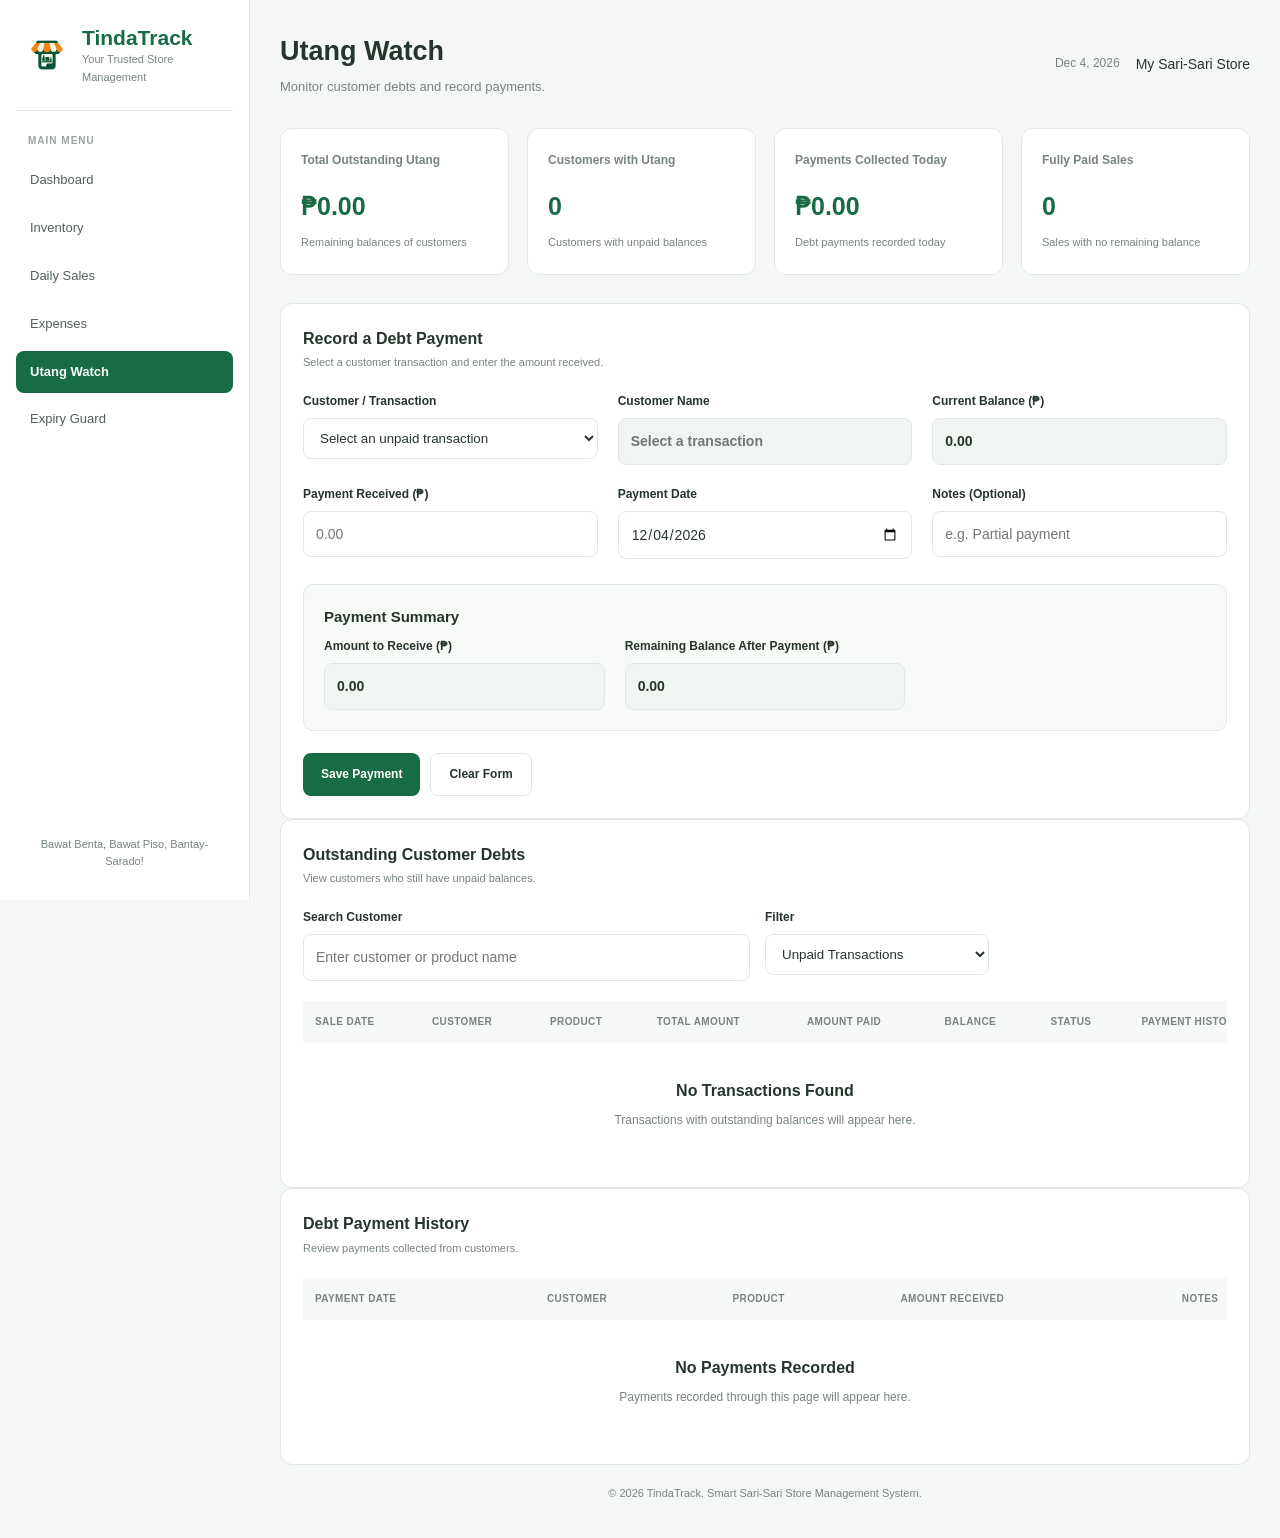
<file: utang.html>
<!DOCTYPE html>
<html lang="en">

<head>
    <meta charset="UTF-8">
    <meta name="viewport" content="width=device-width, initial-scale=1.0">

    <title>Utang Watch | TindaTrack</title>

    <!-- Connect to the existing CSS file -->
    <link rel="stylesheet" href="styles.css">
</head>

<body>

    <div class="app-container">

        <!-- SIDEBAR -->
        <aside class="sidebar">

            <!-- LOGO SECTION -->
            <div class="logo-container">

                <div class="logo-placeholder">

                    <!-- INSERT YOUR LOGO HERE -->
                    <!-- Put your logo in the images folder as logo.png -->

                    <img
                        src="TT logo.png"
                        alt="TindaTrack Logo"
                        class="store-logo"
                        width="46"
                        height="46"
                    >

                </div>

                <div class="brand">
                    <h2>TindaTrack</h2>
                    <p>Your Trusted Store Management</p>
                </div>

            </div>

            <!-- NAVIGATION -->
            <nav class="navigation">

                <p class="nav-heading">MAIN MENU</p>

                <a href="index.html" class="nav-link">
                    Dashboard
                </a>

                <a href="inventory.html" class="nav-link">
                    Inventory
                </a>

                <a href="sales.html" class="nav-link">
                    Daily Sales
                </a>

                <a href="expenses.html" class="nav-link">
                    Expenses
                </a>

                <a href="utang.html" class="nav-link active">
                    Utang Watch
                </a>

                <a href="expiry.html" class="nav-link">
                    Expiry Guard
                </a>
            </nav>

            <div class="sidebar-footer">
                <p>Bawat Benta, Bawat Piso, Bantay-Sarado!</p>
            </div>

        </aside>


        <!-- MAIN CONTENT -->
        <main class="main-content">

            <!-- PAGE HEADER -->
            <header class="top-header">

                <div class="header-title">
                    <h1>Utang Watch</h1>

                    <p>
                        Monitor customer debts and record payments.
                    </p>
                </div>

                <div class="header-actions">

                    <span id="current-date"></span>
<!-- Store Name Display -->
<div class="store-owner">
    <span class="owner-label">My Sari-Sari Store</span>
</div>
                </div>

            </header>


            <!-- DEBT SUMMARY -->
            <section class="summary-grid">

                <article class="summary-card">

                    <div class="card-heading">
                        <h3>Total Outstanding Utang</h3>
                    </div>

                    <p class="summary-value" id="total-utang">
                        ₱0.00
                    </p>

                    <p class="card-description">
                        Remaining balances of customers
                    </p>

                </article>


                <article class="summary-card">

                    <div class="card-heading">
                        <h3>Customers with Utang</h3>
                    </div>

                    <p class="summary-value" id="utang-customer-count">
                        0
                    </p>

                    <p class="card-description">
                        Customers with unpaid balances
                    </p>

                </article>


                <article class="summary-card">

                    <div class="card-heading">
                        <h3>Payments Collected Today</h3>
                    </div>

                    <p class="summary-value" id="utang-payments-today">
                        ₱0.00
                    </p>

                    <p class="card-description">
                        Debt payments recorded today
                    </p>

                </article>


                <article class="summary-card">

                    <div class="card-heading">
                        <h3>Fully Paid Sales</h3>
                    </div>

                    <p class="summary-value" id="fully-paid-debts">
                        0
                    </p>

                    <p class="card-description">
                        Sales with no remaining balance
                    </p>

                </article>

            </section>


            <!-- RECORD DEBT PAYMENT -->
            <section class="content-card">

                <div class="section-header">

                    <div>
                        <h2>Record a Debt Payment</h2>

                        <p>
                            Select a customer transaction and enter the amount received.
                        </p>
                    </div>

                </div>


                <form id="utang-payment-form">

                    <div class="sales-form-grid">

                        <!-- CUSTOMER TRANSACTION -->
                        <div class="form-group">

                            <label for="utang-sale">
                                Customer / Transaction
                            </label>

                            <select id="utang-sale" required>

                                <option value="">
                                    Select an unpaid transaction
                                </option>

                            </select>

                        </div>


                        <!-- CUSTOMER NAME -->
                        <div class="form-group">

                            <label for="utang-customer">
                                Customer Name
                            </label>

                            <input
                                type="text"
                                id="utang-customer"
                                readonly
                                placeholder="Select a transaction">

                        </div>


                        <!-- REMAINING BALANCE -->
                        <div class="form-group">

                            <label for="utang-current-balance">
                                Current Balance (₱)
                            </label>

                            <input
                                type="number"
                                id="utang-current-balance"
                                readonly
                                value="0.00">

                        </div>


                        <!-- PAYMENT AMOUNT -->
                        <div class="form-group">

                            <label for="utang-payment-amount">
                                Payment Received (₱)
                            </label>

                            <input
                                type="number"
                                id="utang-payment-amount"
                                min="0.01"
                                step="0.01"
                                placeholder="0.00"
                                required>

                        </div>


                        <!-- PAYMENT DATE -->
                        <div class="form-group">

                            <label for="utang-payment-date">
                                Payment Date
                            </label>

                            <input
                                type="date"
                                id="utang-payment-date"
                                required>

                        </div>


                        <!-- NOTES -->
                        <div class="form-group">

                            <label for="utang-payment-notes">
                                Notes (Optional)
                            </label>

                            <input
                                type="text"
                                id="utang-payment-notes"
                                maxlength="250"
                                placeholder="e.g. Partial payment">

                        </div>

                    </div>


                    <!-- PAYMENT PREVIEW -->
                    <div class="payment-section">

                        <h3>Payment Summary</h3>

                        <div class="sales-form-grid">

                            <div class="form-group">

                                <label for="utang-payment-preview">
                                    Amount to Receive (₱)
                                </label>

                                <input
                                    type="number"
                                    id="utang-payment-preview"
                                    readonly
                                    value="0.00">

                            </div>


                            <div class="form-group">

                                <label for="utang-new-balance">
                                    Remaining Balance After Payment (₱)
                                </label>

                                <input
                                    type="number"
                                    id="utang-new-balance"
                                    readonly
                                    value="0.00">

                            </div>

                        </div>

                    </div>


                    <div class="form-actions">

                        <button
                            type="submit"
                            class="primary-button">

                            Save Payment

                        </button>

                        <button
                            type="reset"
                            class="secondary-button"
                            id="clear-utang-form">

                            Clear Form

                        </button>

                    </div>

                </form>

            </section>


            <!-- CUSTOMERS WITH UNPAID BALANCES -->
            <section class="content-card">

                <div class="section-header">

                    <div>
                        <h2>Outstanding Customer Debts</h2>

                        <p>
                            View customers who still have unpaid balances.
                        </p>
                    </div>

                </div>


                <!-- SEARCH -->
                <div class="sales-toolbar">

                    <div class="form-group">

                        <label for="search-utang">
                            Search Customer
                        </label>

                        <input
                            type="search"
                            id="search-utang"
                            placeholder="Enter customer or product name">

                    </div>

                    <div class="form-group">

                        <label for="filter-utang">
                            Filter
                        </label>

                        <select id="filter-utang">

                            <option value="unpaid">
                                Unpaid Transactions
                            </option>

                            <option value="all">
                                All Transactions
                            </option>

                            <option value="paid">
                                Fully Paid Transactions
                            </option>

                        </select>

                    </div>

                </div>


                <!-- DEBT TABLE -->
                <div class="table-container">

                    <table class="sales-table">

                        <thead>

                            <tr>
                                <th>Sale Date</th>
                                <th>Customer</th>
                                <th>Product</th>
                                <th>Total Amount</th>
                                <th>Amount Paid</th>
                                <th>Balance</th>
                                <th>Status</th>
                                <th>Payment History</th>
                            </tr>

                        </thead>

                        <tbody id="utang-table-body">
                            <!-- JavaScript inserts transactions here -->
                        </tbody>

                    </table>

                </div>


                <div
                    id="empty-utang"
                    class="empty-state"
                    hidden>

                    <h3>No Transactions Found</h3>

                    <p>
                        Transactions with outstanding balances will appear here.
                    </p>

                </div>

            </section>


            <!-- PAYMENT HISTORY -->
            <section class="content-card">

                <div class="section-header">

                    <div>
                        <h2>Debt Payment History</h2>

                        <p>
                            Review payments collected from customers.
                        </p>
                    </div>

                </div>


                <div class="table-container">

                    <table class="sales-table">

                        <thead>

                            <tr>
                                <th>Payment Date</th>
                                <th>Customer</th>
                                <th>Product</th>
                                <th>Amount Received</th>
                                <th>Notes</th>
                            </tr>

                        </thead>

                        <tbody id="utang-history-body">
                            <!-- JavaScript inserts payment history here -->
                        </tbody>

                    </table>

                </div>


                <div
                    id="empty-utang-history"
                    class="empty-state"
                    hidden>

                    <h3>No Payments Recorded</h3>

                    <p>
                        Payments recorded through this page will appear here.
                    </p>

                </div>

            </section>


            <!-- FOOTER -->
            <footer class="main-footer">

                <p>
                    &copy;
                    <span id="current-year"></span>
                    TindaTrack. Smart Sari-Sari Store Management System.
                </p>

            </footer>

        </main>

    </div>


    <!-- UTANG WATCH JAVASCRIPT -->
    <script src="utang.js"></script>

</body>

</html>
</file>
<file: styles.css>
/* =========================================
   TINDATRACK
   Smart Sari-Sari Store Management System
   Main Stylesheet
========================================= */


/* =========================================
   1. GENERAL SETTINGS
========================================= */

* {
    margin: 0;
    padding: 0;
    box-sizing: border-box;
}

:root {
    --primary-color: #176b45;
    --primary-dark: #104c32;
    --primary-light: #e8f5ed;

    --background-color: #f5f7f6;
    --white-color: #ffffff;

    --text-color: #26352c;
    --muted-color: #78847d;

    --border-color: #e1e8e3;

    --success-color: #208454;
    --warning-color: #d99518;
    --danger-color: #d94343;

    --sidebar-width: 250px;
}

html {
    min-height: 100%;
}

body {
    min-height: 100vh;
    font-family: Arial, Helvetica, sans-serif;
    font-size: 14px;
    line-height: 1.6;

    background-color: var(--background-color);
    color: var(--text-color);
}

a {
    color: inherit;
    text-decoration: none;
}

button,
input {
    font: inherit;
}

button {
    cursor: pointer;
}


/* =========================================
   2. MAIN APPLICATION LAYOUT

   Keeps the sidebar on the left and
   dashboard content on the right.
========================================= */

.app-container {
    display: flex;
    align-items: flex-start;

    width: 100%;
    min-height: 100vh;
}


/* =========================================
   3. LEFT SIDEBAR
========================================= */

.sidebar {
    position: fixed;
    top: 0;
    left: 0;
    bottom: 0;

    width: var(--sidebar-width);
    padding: 24px 16px;

    display: flex;
    flex-direction: column;

    background-color: var(--white-color);
    border-right: 1px solid var(--border-color);

    overflow-y: auto;
    z-index: 100;
}


/* =========================================
   4. LOGO AND BRAND NAME
========================================= */

.logo-container {
    display: flex;
    align-items: center;
    gap: 12px;

    padding: 0 8px 24px;

    border-bottom: 1px solid var(--border-color);

    flex-shrink: 0;
}


/* Logo Image Container */

.logo-placeholder {
    width: 46px;
    height: 46px;

    display: flex;
    align-items: center;
    justify-content: center;

    background-color: var(--white-color);
    border-radius: 10px;

    overflow: hidden;
    flex-shrink: 0;
}


/* Your Uploaded Logo */

.store-logo {
    width: 100%;
    height: 100%;

    object-fit: contain;
    display: block;
}


/* Brand Name */

.brand {
    min-width: 0;
}

.brand h2 {
    color: var(--primary-color);

    font-size: 21px;
    font-weight: bold;
    line-height: 1.3;
}

.brand p {
    color: var(--muted-color);
    font-size: 11px;
}


/* =========================================
   5. SIDEBAR NAVIGATION

   Navigation appears directly below the logo.
========================================= */

.navigation {
    display: block;
    width: 100%;

    margin-top: 22px;

    flex-shrink: 0;
}


/* Navigation Category Headings */

.nav-heading {
    margin: 20px 12px 10px;

    color: #9aa59e;

    font-size: 10px;
    font-weight: bold;
    letter-spacing: 1px;
}

.nav-heading:first-child {
    margin-top: 0;
}


/* Navigation Links */

.nav-link {
    display: block;
    width: 100%;

    padding: 11px 14px;
    margin-bottom: 5px;

    border-radius: 8px;

    color: #526158;

    font-size: 13px;
    font-weight: 500;

    transition:
        background-color 0.2s ease,
        color 0.2s ease;
}


/* Hover Effect */

.nav-link:hover {
    background-color: var(--primary-light);
    color: var(--primary-color);
}


/* Active Navigation Link */

.nav-link.active {
    background-color: var(--primary-color);
    color: var(--white-color);

    font-weight: bold;
}


/* =========================================
   6. SIDEBAR FOOTER
========================================= */

.sidebar-footer {
    margin-top: auto;
    padding: 25px 8px 5px;

    color: var(--muted-color);

    font-size: 11px;
    text-align: center;
}


/* =========================================
   7. MAIN DASHBOARD CONTENT

   Prevents the dashboard from appearing
   underneath or behind the sidebar.
========================================= */

.main-content {
    display: block;

    width: calc(100% - var(--sidebar-width));
    min-width: 0;

    margin-left: var(--sidebar-width);
    padding: 30px;

    align-self: flex-start;
}


/* =========================================
   8. TOP HEADER
========================================= */

.top-header {
    display: flex;
    align-items: center;
    justify-content: space-between;

    gap: 20px;
    flex-wrap: wrap;

    width: 100%;
    margin-bottom: 30px;
}


/* Dashboard Heading */

.header-title h1 {
    color: var(--text-color);

    font-size: 27px;
    font-weight: bold;
}

.header-title p {
    margin-top: 4px;

    color: var(--muted-color);
    font-size: 13px;
}


/* Header Right Side */

.header-actions {
    display: flex;
    align-items: center;
    justify-content: flex-end;

    gap: 16px;
    flex-wrap: wrap;
}


/* Current Date */

#current-date {
    color: var(--muted-color);
    font-size: 12px;
}


/* Store Owner Button */

.profile-button {
    padding: 10px 16px;

    background-color: var(--white-color);
    border: 1px solid var(--border-color);
    border-radius: 8px;

    color: var(--text-color);
    font-size: 12px;
    font-weight: bold;

    transition: 0.2s ease;
}

.profile-button:hover {
    border-color: var(--primary-color);
    color: var(--primary-color);
}


/* =========================================
   9. WELCOME SECTION
========================================= */

.welcome-section {
    display: flex;
    align-items: center;
    justify-content: space-between;

    gap: 20px;
    flex-wrap: wrap;

    margin-bottom: 25px;
}

.welcome-section h2 {
    margin-bottom: 3px;

    font-size: 19px;
}

.welcome-section p {
    color: var(--muted-color);
    font-size: 12px;
}


/* Record Sale Button */

.primary-button {
    display: inline-block;

    padding: 11px 18px;

    background-color: var(--primary-color);
    color: var(--white-color);

    border: none;
    border-radius: 8px;

    font-size: 12px;
    font-weight: bold;

    transition: background-color 0.2s ease;
}

.primary-button:hover {
    background-color: var(--primary-dark);
}


/* =========================================
   10. SUMMARY CARDS
========================================= */

.summary-grid {
    display: grid;

    grid-template-columns: repeat(4, minmax(0, 1fr));

    gap: 18px;

    width: 100%;
    margin-bottom: 28px;
}


/* Individual Summary Card */

.summary-card {
    min-width: 0;

    padding: 22px 20px;

    background-color: var(--white-color);

    border: 1px solid var(--border-color);
    border-radius: 12px;

    transition:
        transform 0.2s ease,
        box-shadow 0.2s ease;
}


/* Card Hover */

.summary-card:hover {
    transform: translateY(-3px);

    box-shadow: 0 6px 20px rgba(0, 0, 0, 0.04);
}


/* Card Heading */

.card-heading {
    margin-bottom: 16px;
}

.card-heading h3 {
    color: var(--muted-color);

    font-size: 12px;
    font-weight: 600;
}


/* Card Amount */

.summary-value {
    margin-bottom: 8px;

    color: var(--primary-color);

    font-size: 25px;
    font-weight: bold;

    overflow-wrap: anywhere;
}


/* Card Description */

.card-description {
    color: var(--muted-color);
    font-size: 11px;
}


/* =========================================
   11. INVENTORY AND SALES LAYOUT
========================================= */

.dashboard-grid {
    display: grid;

    grid-template-columns:
        minmax(0, 1.5fr)
        minmax(0, 1fr);

    gap: 22px;

    width: 100%;
    margin-bottom: 25px;
}


/* =========================================
   12. CONTENT CARDS
========================================= */

.content-card {
    min-width: 0;
    padding: 22px;

    background-color: var(--white-color);

    border: 1px solid var(--border-color);
    border-radius: 12px;
}


/* Section Header */

.section-header {
    display: flex;
    align-items: center;
    justify-content: space-between;

    gap: 15px;
    flex-wrap: wrap;

    margin-bottom: 20px;
}

.section-header h2 {
    margin-bottom: 3px;

    font-size: 16px;
}

.section-header p {
    color: var(--muted-color);
    font-size: 11px;
}


/* View Links */

.text-link {
    color: var(--primary-color);

    font-size: 12px;
    font-weight: bold;

    white-space: nowrap;
}

.text-link:hover {
    color: var(--primary-dark);
    text-decoration: underline;
}


/* =========================================
   13. INVENTORY SEARCH
========================================= */

.search-container {
    width: 100%;
    margin-bottom: 18px;
}

.search-container input {
    width: 100%;
    padding: 11px 14px;

    background-color: #fafcfb;

    border: 1px solid var(--border-color);
    border-radius: 8px;

    outline: none;

    transition: border-color 0.2s ease;
}

.search-container input:focus {
    border-color: var(--primary-color);
}

.search-container input::placeholder {
    color: #9aa59e;
    font-size: 12px;
}


/* =========================================
   14. TABLES
========================================= */

.table-container {
    width: 100%;
    overflow-x: auto;
}

table {
    width: 100%;

    border-collapse: collapse;
    text-align: left;
}


/* Table Header */

thead {
    background-color: #f7f9f8;
}

th {
    padding: 12px 10px;

    color: var(--muted-color);

    font-size: 10px;
    font-weight: bold;

    text-transform: uppercase;
    letter-spacing: 0.4px;

    white-space: nowrap;
}


/* Table Body */

td {
    padding: 14px 10px;

    border-bottom: 1px solid #edf1ee;

    color: var(--text-color);
    font-size: 12px;
}

tbody tr:last-child td {
    border-bottom: none;
}

tbody tr:hover {
    background-color: #fafcfb;
}


/* Empty Table Message */

td[colspan] {
    padding: 30px 10px;

    color: var(--muted-color);
    text-align: center;
}


/* =========================================
   15. PRODUCT STATUS LABELS
========================================= */

.status {
    display: inline-block;

    padding: 5px 9px;

    border-radius: 20px;

    font-size: 10px;
    font-weight: bold;
}

.status-in-stock {
    background-color: #e6f6ec;
    color: #208454;
}

.status-low-stock {
    background-color: #fff3d9;
    color: #a76a00;
}

.status-out-of-stock {
    background-color: #fde8e8;
    color: #c52d2d;
}

.status-expiring {
    background-color: #fff3d9;
    color: #a76a00;
}


/* =========================================
   16. STORE ALERTS
========================================= */

.alerts-section {
    width: 100%;
    margin-bottom: 25px;
}


/* Alert List */

.alert-list {
    display: flex;
    flex-direction: column;

    gap: 12px;
}


/* Individual Alert */

.alert-item {
    padding: 15px;

    background-color: #fafcfb;

    border: 1px solid var(--border-color);
    border-radius: 8px;
}

.alert-item h4 {
    margin-bottom: 4px;

    font-size: 12px;
}

.alert-item p {
    color: var(--muted-color);
    font-size: 11px;
}


/* =========================================
   17. FOOTER
========================================= */

.main-footer {
    width: 100%;
    padding: 20px 0 5px;

    color: var(--muted-color);

    font-size: 11px;
    text-align: center;
}


/* =========================================
   18. TABLET RESPONSIVE DESIGN
========================================= */

@media screen and (max-width: 1100px) {

    .summary-grid {
        grid-template-columns: repeat(2, minmax(0, 1fr));
    }

    .dashboard-grid {
        grid-template-columns: 1fr;
    }

    .main-content {
        padding: 24px;
    }

}


/* =========================================
   19. SMALL LAPTOPS AND TABLETS
========================================= */

@media screen and (max-width: 768px) {

    :root {
        --sidebar-width: 200px;
    }

    .sidebar {
        padding: 20px 12px;
    }

    .main-content {
        padding: 20px;
    }

    .header-title h1 {
        font-size: 23px;
    }

    .summary-value {
        font-size: 21px;
    }

    .logo-container {
        gap: 8px;
        padding-left: 4px;
        padding-right: 4px;
    }

    .brand h2 {
        font-size: 18px;
    }

}


/* =========================================
   20. MOBILE RESPONSIVE DESIGN
========================================= */

@media screen and (max-width: 560px) {

    .app-container {
        display: flex;
        flex-direction: column;
        align-items: stretch;
    }

    .sidebar {
        position: relative;
        top: auto;
        left: auto;
        bottom: auto;

        width: 100%;
        min-width: 0;

        padding: 16px;

        border-right: none;
        border-bottom: 1px solid var(--border-color);

        overflow: visible;
    }

    .logo-container {
        padding-bottom: 15px;
    }

    .navigation {
        margin-top: 15px;
    }

    .nav-heading {
        margin-top: 12px;
    }

    .nav-link {
        padding: 10px 12px;
    }

    .sidebar-footer {
        margin-top: 20px;
        padding-top: 15px;
    }

    .main-content {
        width: 100%;
        min-width: 0;

        margin-left: 0;
        padding: 18px 14px;
    }

    .top-header {
        align-items: flex-start;
        flex-direction: column;
    }

    .header-actions {
        width: 100%;
        justify-content: space-between;
    }

    .summary-grid {
        grid-template-columns: 1fr;
        gap: 12px;
    }

    .summary-card {
        padding: 18px;
    }

    .dashboard-grid {
        grid-template-columns: minmax(0, 1fr);
        gap: 16px;
    }

    .content-card {
        padding: 16px;
    }

    .welcome-section {
        align-items: flex-start;
        flex-direction: column;
    }

    .primary-button {
        width: 100%;
        text-align: center;
    }

}

/* FIX: Keep the logo from expanding across the page */

.sidebar {
    width: 250px;
    min-width: 250px;
    max-width: 250px;
    height: 100vh;
    overflow-x: hidden;
}

.logo-container {
    width: 100%;
    min-width: 0;
}

.logo-placeholder {
    width: 46px;
    height: 46px;
    min-width: 46px;
    max-width: 46px;
    overflow: hidden;
    flex-shrink: 0;
}

.logo-placeholder img,
.store-logo {
    display: block;
    width: 46px !important;
    height: 46px !important;
    max-width: 46px !important;
    max-height: 46px !important;
    object-fit: contain;
}

.main-content {
    width: calc(100% - 250px);
    min-width: 0;
    margin-left: 250px;
    padding: 30px;
    overflow-x: hidden;
}

.app-container {
    display: flex;
    align-items: flex-start;
    width: 100%;
    min-width: 0;
}

/* =========================================
   INVENTORY PAGE STYLES
========================================= */

/* Inventory Form Card */

.inventory-form-card {
    margin-bottom: 25px;
}


/* Product Form Layout */

.inventory-form-grid {
    display: grid;
    grid-template-columns: repeat(3, minmax(0, 1fr));
    gap: 20px;
}


/* Form Groups */

.form-group {
    display: flex;
    flex-direction: column;
    min-width: 0;
}

.form-group label,
.inventory-search label,
.inventory-filter label {
    margin-bottom: 7px;
    color: var(--text-color);
    font-size: 12px;
    font-weight: bold;
}

.form-group input,
.inventory-search input,
.inventory-filter select {
    width: 100%;
    min-width: 0;
    padding: 11px 12px;

    background-color: #ffffff;
    border: 1px solid var(--border-color);
    border-radius: 8px;

    color: var(--text-color);
    outline: none;
}

.form-group input:focus,
.inventory-search input:focus,
.inventory-filter select:focus {
    border-color: var(--primary-color);
}

.form-group small {
    margin-top: 5px;
    color: var(--muted-color);
    font-size: 10px;
}


/* Form Buttons */

.form-actions {
    display: flex;
    flex-wrap: wrap;
    gap: 10px;
    margin-top: 25px;
}

.secondary-button {
    padding: 11px 18px;

    background-color: #ffffff;
    border: 1px solid var(--border-color);
    border-radius: 8px;

    color: var(--text-color);
    font-size: 12px;
    font-weight: bold;
}

.secondary-button:hover {
    background-color: #f0f4f1;
}


/* Inventory List */

.inventory-list-card {
    margin-bottom: 25px;
}


/* Search and Filter Toolbar */

.inventory-toolbar {
    display: grid;
    grid-template-columns: minmax(0, 2fr) minmax(180px, 1fr);
    gap: 15px;
    margin-bottom: 20px;
}

.inventory-search,
.inventory-filter {
    display: flex;
    flex-direction: column;
    min-width: 0;
}


/* Inventory Table */

.inventory-table {
    min-width: 1000px;
}

.inventory-table th,
.inventory-table td {
    padding: 13px 12px;
    white-space: nowrap;
}

.inventory-table td:first-child {
    font-weight: 600;
}


/* Action Buttons */

.action-buttons {
    display: flex;
    align-items: center;
    gap: 7px;
}

.action-button {
    padding: 6px 9px;

    border: 1px solid var(--border-color);
    border-radius: 6px;

    background-color: #ffffff;
    color: var(--text-color);

    font-size: 11px;
}

.action-button:hover {
    background-color: var(--primary-light);
    color: var(--primary-color);
}

.delete-button:hover {
    background-color: #fde8e8;
    color: #c52d2d;
}


/* Stock Status */

.stock-status {
    display: inline-block;
    padding: 5px 9px;
    border-radius: 20px;
    font-size: 10px;
    font-weight: bold;
}

.stock-status.in-stock {
    background-color: #e6f6ec;
    color: #208454;
}

.stock-status.low-stock {
    background-color: #fff3d9;
    color: #a76a00;
}

.stock-status.out-of-stock {
    background-color: #fde8e8;
    color: #c52d2d;
}


/* Expiration Date Indicators */

.expiration-warning {
    color: #a76a00;
    font-weight: bold;
}

.expiration-danger {
    color: #c52d2d;
    font-weight: bold;
}


/* Empty Inventory Message */

.empty-state {
    padding: 35px 15px;
    text-align: center;
}

.empty-state h3 {
    margin-bottom: 8px;
    font-size: 16px;
}

.empty-state p {
    color: var(--muted-color);
    font-size: 12px;
}


/* Inventory Table Footer */

.inventory-table-footer {
    display: flex;
    justify-content: flex-end;
    padding-top: 15px;
    color: var(--muted-color);
    font-size: 12px;
}


/* Inventory Notes */

.inventory-notes {
    margin-bottom: 25px;
}

.inventory-notes h2 {
    margin-bottom: 12px;
    font-size: 16px;
}

.inventory-notes ul {
    padding-left: 20px;
}

.inventory-notes li {
    margin-bottom: 8px;
    color: var(--muted-color);
    font-size: 12px;
}


/* Hide elements when requested by JavaScript */

[hidden] {
    display: none !important;
}


/* =========================================
   INVENTORY RESPONSIVE DESIGN
========================================= */

@media screen and (max-width: 1000px) {

    .inventory-form-grid {
        grid-template-columns: repeat(2, minmax(0, 1fr));
    }

}


@media screen and (max-width: 600px) {

    .inventory-form-grid {
        grid-template-columns: 1fr;
    }

    .inventory-toolbar {
        grid-template-columns: 1fr;
    }

    .form-actions {
        flex-direction: column;
    }

    .form-actions button {
        width: 100%;
    }

}

/* =========================================
   DAILY SALES PAGE
========================================= */

.sales-form-card,
.sales-history-card {
    margin-bottom: 25px;
}

.sales-form-grid {
    display: grid;
    grid-template-columns: repeat(3, minmax(0, 1fr));
    gap: 20px;
}

.sales-form-grid select,
.sales-form-grid input,
.sales-notes textarea,
.sales-toolbar input,
.sales-toolbar select {
    width: 100%;
    min-width: 0;
    padding: 11px 12px;
    border: 1px solid var(--border-color);
    border-radius: 8px;
    background: #ffffff;
    color: var(--text-color);
    outline: none;
    box-sizing: border-box;
}

.sales-form-grid select:focus,
.sales-form-grid input:focus,
.sales-notes textarea:focus,
.sales-toolbar input:focus,
.sales-toolbar select:focus {
    border-color: var(--primary-color);
}

.sales-form-grid input[readonly] {
    background: #f1f5f2;
    font-weight: 600;
}

.payment-section {
    margin-top: 25px;
    padding: 20px;
    border: 1px solid var(--border-color);
    border-radius: 10px;
    background: #f8faf8;
}

.payment-section h3 {
    margin-bottom: 8px;
    font-size: 15px;
}

.payment-section > p {
    margin-bottom: 20px;
    color: var(--muted-color);
    font-size: 12px;
}

.sales-notes {
    margin-top: 20px;
}

.sales-notes textarea {
    resize: vertical;
}

.sales-toolbar {
    display: grid;
    grid-template-columns: 2fr 1fr 1fr;
    gap: 15px;
    margin-bottom: 20px;
}

.sales-toolbar .form-group {
    min-width: 0;
}

.sales-table {
    min-width: 1000px;
}

.sales-table th,
.sales-table td {
    padding: 13px 12px;
    white-space: nowrap;
}

.payment-status {
    display: inline-block;
    padding: 5px 9px;
    border-radius: 20px;
    font-size: 10px;
    font-weight: bold;
}

.payment-status.paid {
    background: #e6f6ec;
    color: #208454;
}

.payment-status.partial {
    background: #fff3d9;
    color: #a76a00;
}

.payment-status.utang {
    background: #fde8e8;
    color: #c52d2d;
}

.sales-action-button {
    padding: 6px 9px;
    border: 1px solid var(--border-color);
    border-radius: 6px;
    background: #ffffff;
    color: var(--text-color);
    font-size: 11px;
    cursor: pointer;
}

.sales-action-button:hover {
    background: #e6f6ec;
}

@media screen and (max-width: 1000px) {
    .sales-form-grid {
        grid-template-columns: repeat(2, minmax(0, 1fr));
    }

    .sales-toolbar {
        grid-template-columns: 1fr 1fr;
    }
}

@media screen and (max-width: 600px) {
    .sales-form-grid,
    .sales-toolbar {
        grid-template-columns: 1fr;
    }

    .payment-section {
        padding: 15px;
    }
}

/* =========================================
   EXPENSES PAGE
========================================= */

#expense-form {
    width: 100%;
}

#expense-form .form-group {
    min-width: 0;
}

#expense-form input,
#expense-form select,
#expense-form textarea {
    box-sizing: border-box;
    max-width: 100%;
}

#expense-form input:focus,
#expense-form select:focus,
#expense-form textarea:focus {
    border-color: var(--primary-color);
    outline: none;
}

#expense-form .form-actions {
    margin-top: 22px;
}

#expenses-table-body td {
    vertical-align: middle;
}

#expenses-table-body td:nth-child(6) {
    font-weight: 600;
    white-space: nowrap;
}

#expenses-table-body td:nth-child(7) {
    max-width: 220px;
    white-space: normal;
    overflow-wrap: anywhere;
}

@media screen and (max-width: 600px) {
    #expense-form .sales-form-grid {
        grid-template-columns: 1fr;
    }
}

/* =========================================
   UTANG WATCH PAGE
========================================= */

#utang-payment-form {
    width: 100%;
}

#utang-payment-form .form-group {
    min-width: 0;
}

#utang-payment-form input,
#utang-payment-form select {
    box-sizing: border-box;
    width: 100%;
    max-width: 100%;
}

#utang-payment-form input[readonly] {
    background: #f1f5f2;
    font-weight: 600;
}

#utang-payment-form input:focus,
#utang-payment-form select:focus {
    border-color: var(--primary-color);
    outline: none;
}

#utang-payment-form .form-actions {
    margin-top: 22px;
}

#utang-table-body td,
#utang-history-body td {
    vertical-align: middle;
}

#utang-table-body td:nth-child(6) {
    font-weight: 600;
}

#utang-history-body td:nth-child(4) {
    font-weight: 600;
    white-space: nowrap;
}

.utang-history-button {
    padding: 6px 10px;
    border: 1px solid var(--border-color);
    border-radius: 6px;
    background: #ffffff;
    color: var(--text-color);
    cursor: pointer;
    font-size: 11px;
}

.utang-history-button:hover {
    background: #e6f6ec;
}

@media screen and (max-width: 600px) {

    #utang-payment-form .sales-form-grid {
        grid-template-columns: 1fr;
    }

}

/* =========================================
   EXPIRY GUARD PAGE
========================================= */

.expiry-notice {
    display: flex;
    align-items: flex-start;
    gap: 15px;
    margin-bottom: 25px;
    padding: 20px;
    border-left: 4px solid #d97706;
    background: #fffaf0;
}

.expiry-notice-icon {
    display: flex;
    align-items: center;
    justify-content: center;
    flex-shrink: 0;
    width: 32px;
    height: 32px;
    border-radius: 50%;
    background: #fef0c7;
    color: #92400e;
    font-weight: bold;
}

.expiry-notice h3 {
    margin: 0 0 8px;
    font-size: 15px;
}

.expiry-notice p {
    margin: 0;
    color: var(--muted-color);
    font-size: 12px;
    line-height: 1.7;
}

.expiry-table {
    min-width: 750px;
}

.expiry-table th,
.expiry-table td {
    padding: 14px 12px;
}

.expiry-status {
    display: inline-block;
    padding: 5px 10px;
    border-radius: 20px;
    font-size: 11px;
    font-weight: 700;
    white-space: nowrap;
}

.expiry-status.expired {
    background: #fde8e8;
    color: #b42318;
}

.expiry-status.soon {
    background: #fff0d5;
    color: #a15c00;
}

.expiry-status.safe {
    background: #e6f6ec;
    color: #208454;
}

.expiry-status.none {
    background: #edf0f4;
    color: #526071;
}

.expiry-days-expired {
    color: #b42318;
    font-weight: 700;
}

.expiry-days-soon {
    color: #a15c00;
    font-weight: 700;
}

.expiry-days-safe {
    color: #208454;
    font-weight: 600;
}

@media screen and (max-width: 600px) {

    .expiry-notice {
        padding: 15px;
    }

    .expiry-notice p {
        font-size: 12px;
    }

}


/* =========================================
   FINAL MOBILE LAYOUT OVERRIDE
   Keep this section at the VERY BOTTOM
   ========================================= */

@media screen and (max-width: 560px) {

    html,
    body {
        width: 100%;
        max-width: 100%;
        min-width: 0;
        overflow-x: hidden;
    }

    .app-container {
        display: flex;
        flex-direction: column;
        align-items: stretch;
        width: 100%;
        min-width: 0;
    }

    /* Reset the fixed desktop sidebar */
    .sidebar {
        position: relative;
        top: auto;
        right: auto;
        bottom: auto;
        left: auto;

        width: 100%;
        min-width: 0;
        max-width: 100%;
        height: auto;
        min-height: 0;

        padding: 15px;
        overflow: visible;

        border-right: none;
        border-bottom: 1px solid var(--border-color);
    }

    /* Keep the logo compact */
    .logo-container {
        display: flex;
        align-items: center;
        width: 100%;
        min-width: 0;
        padding: 0 0 14px;
    }

    .logo-placeholder {
        flex-shrink: 0;
    }

    .store-logo,
    .logo-placeholder img {
        max-width: 46px !important;
        max-height: 46px !important;
        object-fit: contain;
    }

    /* Let the navigation wrap onto multiple rows */
    .navigation {
        display: flex;
        flex-wrap: wrap;
        align-items: center;
        gap: 6px;
        width: 100%;
        margin-top: 14px;
    }

    .nav-heading {
        width: 100%;
        margin: 8px 0 3px;
    }

    .nav-link {
        display: inline-flex;
        align-items: center;
        justify-content: center;

        width: auto;
        max-width: 100%;
        margin: 0;
        padding: 9px 11px;

        font-size: 12px;
        overflow-wrap: anywhere;
    }

    .sidebar-footer {
        display: none;
    }

    /* Remove the desktop sidebar offset */
    .main-content {
        display: block;
        width: 100%;
        min-width: 0;
        max-width: 100%;
        margin: 0;
        padding: 18px 14px;
        overflow-x: hidden;
    }

    .top-header {
        width: 100%;
        align-items: flex-start;
        flex-direction: column;
        gap: 12px;
    }

    .header-title {
        width: 100%;
        min-width: 0;
    }

    .header-title h1 {
        font-size: 24px;
        overflow-wrap: anywhere;
    }

    .header-actions {
        width: 100%;
        justify-content: space-between;
        gap: 10px;
    }

    /* Dashboard cards */
    .summary-grid {
        grid-template-columns: repeat(2, minmax(0, 1fr));
        gap: 10px;
    }

    .summary-card {
        min-width: 0;
        padding: 14px 11px;
    }

    .summary-value {
        font-size: 20px;
        overflow-wrap: anywhere;
    }

    .dashboard-grid {
        grid-template-columns: minmax(0, 1fr);
        gap: 14px;
    }

    .content-card {
        min-width: 0;
        padding: 14px;
    }

    /* Forms */
    .inventory-form-grid,
    .sales-form-grid,
    .sales-toolbar,
    .inventory-toolbar {
        grid-template-columns: minmax(0, 1fr);
        gap: 12px;
    }

    .form-group {
        min-width: 0;
    }

    .form-group input,
    .inventory-search input,
    .inventory-filter select,
    .sales-form-grid input,
    .sales-form-grid select,
    .sales-toolbar input,
    .sales-toolbar select {
        width: 100%;
        min-width: 0;
        max-width: 100%;
    }

    .form-actions {
        flex-direction: column;
    }

    .form-actions button {
        width: 100%;
    }

    .primary-button {
        max-width: 100%;
    }

    /* Wide tables scroll inside their own containers */
    .table-container {
        width: 100%;
        max-width: 100%;
        overflow-x: auto;
        -webkit-overflow-scrolling: touch;
    }

    .inventory-table {
        min-width: 1000px;
    }

    .sales-table {
        min-width: 1000px;
    }

    .expiry-table {
        min-width: 750px;
    }

    #expense-form input,
    #expense-form select,
    #expense-form textarea,
    #utang-payment-form input,
    #utang-payment-form select {
        width: 100%;
        max-width: 100%;
        box-sizing: border-box;
    }

    .main-footer {
        overflow-wrap: anywhere;
    }
}

/* Extra-small phones */
@media screen and (max-width: 360px) {

    .main-content {
        padding: 14px 10px;
    }

    .summary-grid {
        grid-template-columns: minmax(0, 1fr);
    }

    .header-actions {
        align-items: flex-start;
        flex-direction: column;
    }
}
</file>
